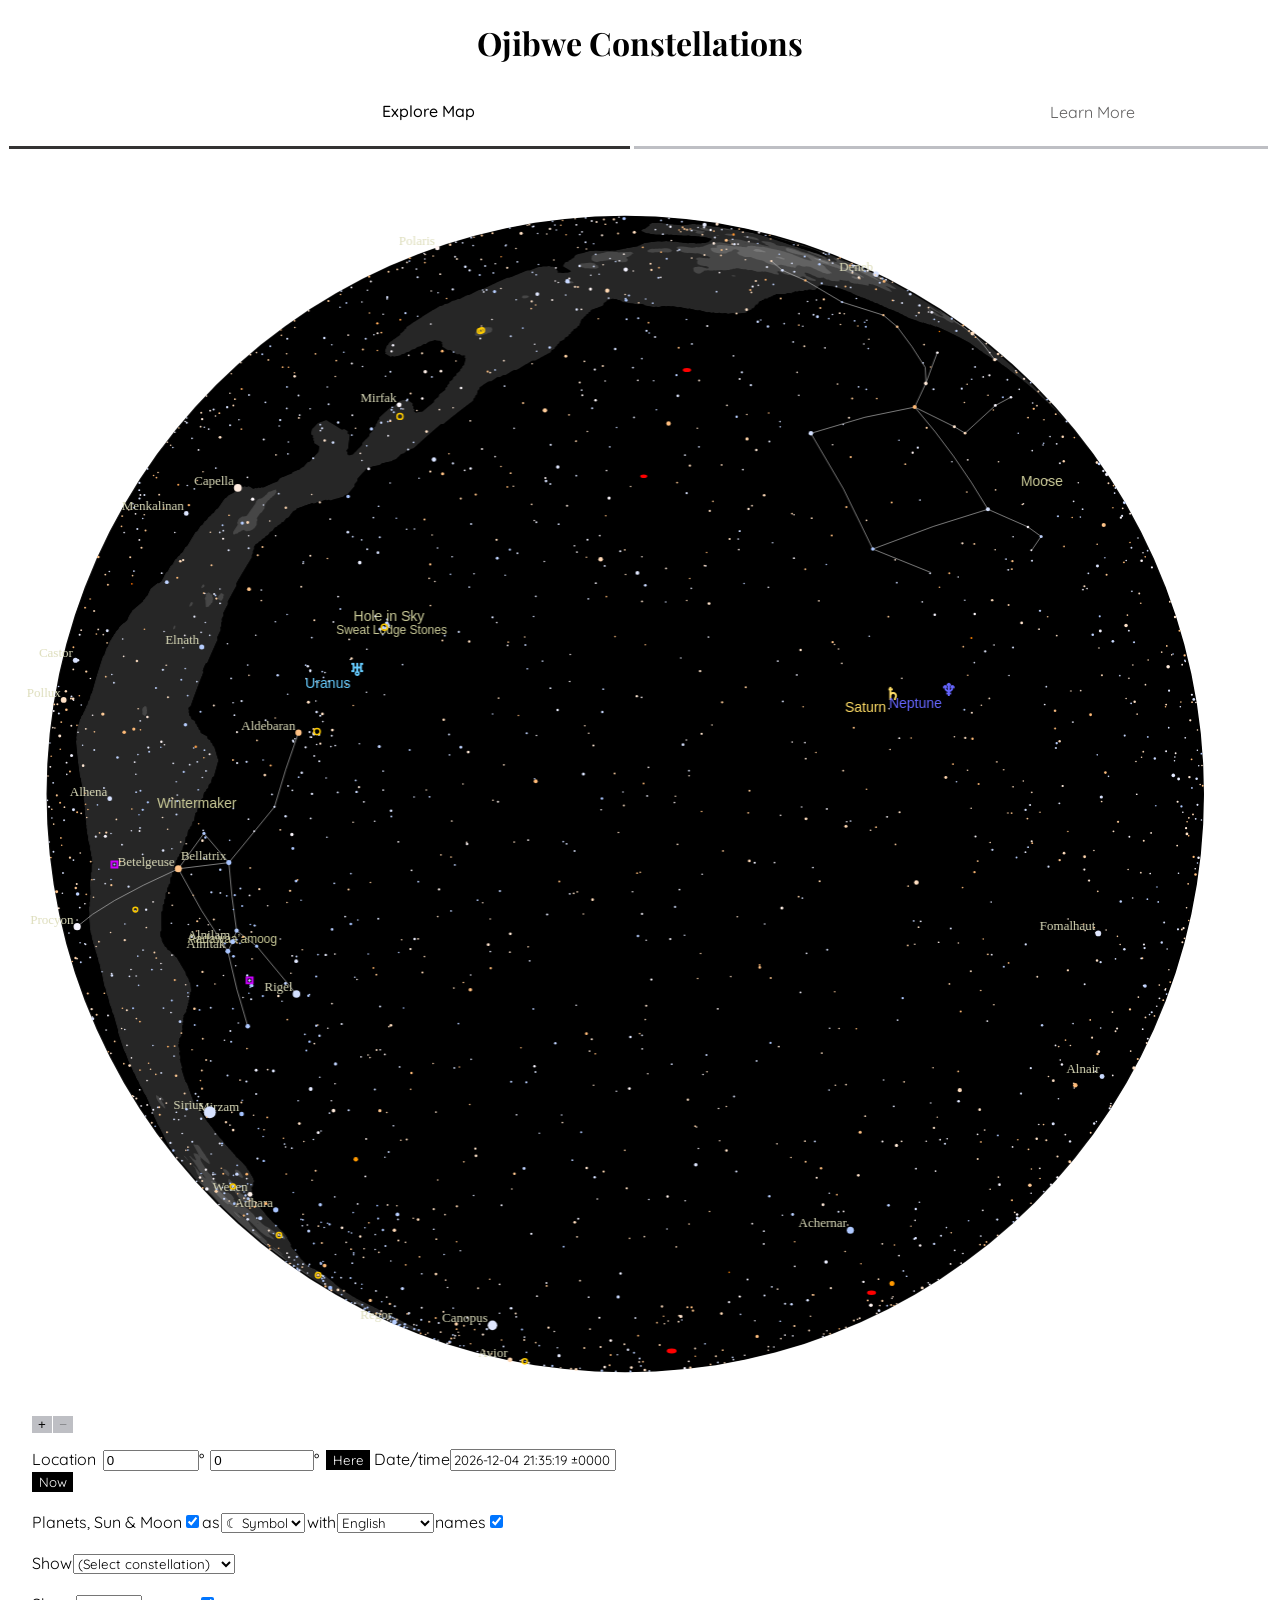
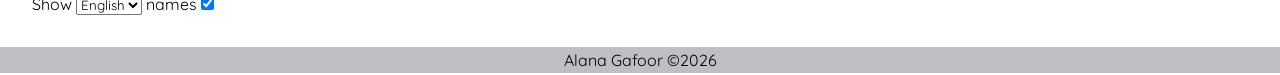
<file: index.html>
<!DOCTYPE html>
<html lang="en">
<head>
    <title>Ojibwe Constellations</title>
    <meta charset="utf-8" />
    <meta name="viewport" content="width=device-width, initial-scale=1.0" />
    <link rel="stylesheet" href="./pagestyles.css" />
    <script src="/indg/lib/d3.js"></script>
    <script src="/indg/lib/d3.geo.projection.js"></script>
    <script src="/indg/celestial.js"></script>
</head>

<body>
    <header>
        <h1>Ojibwe Constellations</h1>
        <nav>
            <ul>
                <li class="current"><a href="/index.html">Explore Map</a></li>
                <li><a href="/learnmore.html">Learn More</a></li>
        </nav>
        <hr id="firsthr">
        <hr id="secondhr">
    </header>

    <main>
        <!-- configuration options - NOT MY WORK!!!! I directly copy and pasted these options from the d3-celestial documentation and adjusted the settings I needed to change -->
        <div id="celestial-map"></div>
        <div id="celestial-form"></div>
        <script>
            var config = {
                width: 0,           // Default width, 0 = full parent element width; 
                // height is determined by projection
                projection: "orthographic",    // Map projection used: see below
                projectionRatio: null,   // Optional override for default projection ratio
                transform: "ecliptic", // Coordinate transformation: equatorial (default),
                // ecliptic, galactic, supergalactic
                center: null,       // Initial center coordinates in set transform
                // [longitude, latitude, orientation] all in degrees 
                // null = default center [0,0,0]
                orientationfixed: true,  // Keep orientation angle the same as center[2]
                geopos: null,       // optional initial geographic position [lat,lon] in degrees, 
                // overrides center
                follow: "zenith",   // on which coordinates to center the map, default: zenith, if location enabled, 
                // otherwise center
                zoomlevel: null,    // initial zoom level 0...zoomextend; 0|null = default, 1 = 100%, 0 < x <= zoomextend
                zoomextend: 10,     // maximum zoom level
                adaptable: true,    // Sizes are increased with higher zoom-levels
                interactive: true,  // Enable zooming and rotation with mousewheel and dragging
                form: true,         // Display form for interactive settings. Needs a div with
                // id="celestial-form", created automatically if not present
                location: true,    // Display location settings. Deprecated, use formFields below
                formFields: {
                    "location": false,  // Set visiblity for each group of fields with the respective id
                    "general": true,
                    "stars": false,
                    "dsos": false,
                    "constellations": true,
                    "lines": false,
                    "other": false,
                    "download": false
                },
                advanced: true,     // Display fewer form fields if false (change constellation language names)
                daterange: [],      // Calender date range; null: displaydate-+10; [n<100]: displaydate-+n; [yr]: yr-+10; 
                // [yr, n<100]: [yr-n, yr+n]; [yr0, yr1]  
                controls: true,     // Display zoom controls
                lang: "",           // Global language override for names, any name setting that has the chosen language available
                // Default: desig or empty string for designations, other languages as used anywhere else
                culture: "",        // Source of constellations and star names, default "iau", other: "cn" Traditional Chinese
                container: "celestial-map",   // ID of parent element, e.g. div, null = html-body
                datapath: "indg/data/", //default data 
                // Path/URL to data files, empty = subfolder 'data'
                stars: {
                    show: true,    // Show stars
                    limit: 6,      // Show only stars brighter than limit magnitude
                    colors: true,  // Show stars in spectral colors, if not use default color
                    style: { fill: "#ffffff", opacity: 1 }, // Default style for stars
                    designation: false, // Show star names (Bayer, Flamsteed, Variable star, Gliese or designation, 
                    // i.e. whichever of the previous applies first); may vary with culture setting
                    designationType: "iau",  // Which kind of name is displayed as designation (fieldname in starnames.json)
                    designationStyle: { fill: "#ddddbb", font: "11px 'Palatino Linotype', Georgia, Times, 'Times Roman', serif", align: "left", baseline: "top" },
                    designationLimit: 2,  // Show only names for stars brighter than nameLimit
                    propername: true,   // Show proper name (if present)
                    propernameType: "iau", // Languge for proper name, default IAU name; may vary with culture setting 
                    // (see list below of languages codes available for stars)
                    propernameStyle: { fill: "#ddddbb", font: "13px 'Palatino Linotype', Georgia, Times, 'Times Roman', serif", align: "right", baseline: "bottom" },
                    propernameLimit: 2,  // Show proper names for stars brighter than propernameLimit
                    size: 7,       // Maximum size (radius) of star circle in pixels
                    exponent: -0.28, // Scale exponent for star size, larger = more linear
                    data: 'stars.6.json' // Data source for stellar data, 
                    // number indicates limit magnitude
                },
                dsos: {
                    show: true,    // Show Deep Space Objects 
                    limit: 6,      // Show only DSOs brighter than limit magnitude
                    colors: true,  // // Show DSOs in symbol colors if true, use style setting below if false
                    style: { fill: "#cccccc", stroke: "#cccccc", width: 2, opacity: 1 }, // Default style for dsos
                    names: false,   // Show DSO names
                    namesType: "name",  // Type of DSO ('desig' or language) name shown
                    // (see list below for languages codes available for dsos)
                    nameStyle: {
                        fill: "#cccccc", font: "11px Helvetica, Arial, serif",
                        align: "left", baseline: "top"
                    }, // Style for DSO names
                    nameLimit: 6,  // Show only names for DSOs brighter than namelimit
                    size: null,    // Optional seperate scale size for DSOs, null = stars.size
                    exponent: 1.4, // Scale exponent for DSO size, larger = more non-linear
                    data: 'dsos.bright.json', // Data source for DSOs, 
                    // opt. number indicates limit magnitude
                    symbols: {  //DSO symbol styles, 'stroke'-parameter present = outline
                        gg: { shape: "circle", fill: "#ff0000" },          // Galaxy cluster
                        g: { shape: "ellipse", fill: "#ff0000" },         // Generic galaxy
                        s: { shape: "ellipse", fill: "#ff0000" },         // Spiral galaxy
                        s0: { shape: "ellipse", fill: "#ff0000" },         // Lenticular galaxy
                        sd: { shape: "ellipse", fill: "#ff0000" },         // Dwarf galaxy
                        e: { shape: "ellipse", fill: "#ff0000" },         // Elliptical galaxy
                        i: { shape: "ellipse", fill: "#ff0000" },         // Irregular galaxy
                        oc: {
                            shape: "circle", fill: "#ffcc00",
                            stroke: "#ffcc00", width: 1.5
                        },             // Open cluster
                        gc: { shape: "circle", fill: "#ff9900" },          // Globular cluster
                        en: { shape: "square", fill: "#ff00cc" },          // Emission nebula
                        bn: {
                            shape: "square", fill: "#ff00cc",
                            stroke: "#ff00cc", width: 2
                        },               // Generic bright nebula
                        sfr: {
                            shape: "square", fill: "#cc00ff",
                            stroke: "#cc00ff", width: 2
                        },               // Star forming region
                        rn: { shape: "square", fill: "#00ooff" },          // Reflection nebula
                        pn: { shape: "diamond", fill: "#00cccc" },         // Planetary nebula 
                        snr: { shape: "diamond", fill: "#ff00cc" },         // Supernova remnant
                        dn: {
                            shape: "square", fill: "#999999",
                            stroke: "#999999", width: 2
                        },               // Dark nebula grey
                        pos: {
                            shape: "marker", fill: "#cccccc",
                            stroke: "#cccccc", width: 1.5
                        }              // Generic marker
                    }
                },
                planets: {  //Show planet locations, if date-time is set
                    show: true,
                    // List of all objects to show
                    which: ["sol", "mer", "ven", "ter", "lun", "mar", "jup", "sat", "ura", "nep"],
                    // Font styles for planetary symbols
                    symbols: {  // Character and color for each symbol in 'which' above (simple circle: \u25cf), optional size override for Sun & Moon
                        "sol": { symbol: "\u2609", letter: "Su", fill: "#ffff00", size: "" },
                        "mer": { symbol: "\u263f", letter: "Me", fill: "#cccccc" },
                        "ven": { symbol: "\u2640", letter: "V", fill: "#eeeecc" },
                        "ter": { symbol: "\u2295", letter: "T", fill: "#00ccff" },
                        "lun": { symbol: "\u25cf", letter: "L", fill: "#ffffff", size: "" }, // overridden by generated crecent, except letter & size
                        "mar": { symbol: "\u2642", letter: "Ma", fill: "#ff6600" },
                        "cer": { symbol: "\u26b3", letter: "C", fill: "#cccccc" },
                        "ves": { symbol: "\u26b6", letter: "Ma", fill: "#cccccc" },
                        "jup": { symbol: "\u2643", letter: "J", fill: "#ffaa33" },
                        "sat": { symbol: "\u2644", letter: "Sa", fill: "#ffdd66" },
                        "ura": { symbol: "\u2645", letter: "U", fill: "#66ccff" },
                        "nep": { symbol: "\u2646", letter: "N", fill: "#6666ff" },
                        "plu": { symbol: "\u2647", letter: "P", fill: "#aaaaaa" },
                        "eri": { symbol: "\u26aa", letter: "E", fill: "#eeeeee" }
                    },
                    symbolStyle: {
                        fill: "#00ccff", font: "bold 17px 'Lucida Sans Unicode', Consolas, sans-serif",
                        align: "center", baseline: "middle"
                    },
                    symbolType: "symbol",  // Type of planet symbol: 'symbol' graphic planet sign, 'disk' filled circle scaled by magnitude
                    // 'letter': 1 or 2 letters S Me V L Ma J S U N     
                    names: true,          // Show name in nameType language next to symbol
                    nameStyle: { fill: "#00ccff", font: "14px 'Lucida Sans Unicode', Consolas, sans-serif", align: "right", baseline: "top" },
                    namesType: "en"     // Language of planet name (see list below of language codes available for planets), 
                    // or desig = 3-letter designation
                },
                constellations: {
                    names: true,      // Show constellation names 
                    namesType: "en", // Type of name Latin (iau, default), 3 letter designation (desig) or other language (see list below)
                    nameStyle: {
                        fill: "#cccc99", align: "center", baseline: "middle",
                        font: ["14px Helvetica, Arial, sans-serif",  // Style for constellations
                            "12px Helvetica, Arial, sans-serif",  // Different fonts for diff.
                            "11px Helvetica, Arial, sans-serif"]
                    },// ranked constellations
                    lines: true,   // Show constellation lines, style below
                    lineStyle: { stroke: "#cccccc", width: 1, opacity: 0.6 },
                    bounds: false, // Show constellation boundaries, style below
                    boundStyle: { stroke: "#cccc00", width: 0.5, opacity: 0.8, dash: [2, 4] }
                },
                mw: {
                    show: true,     // Show Milky Way as filled multi-polygon outlines 
                    style: { fill: "#ffffff", opacity: 0.15 }  // Style for MW layers
                },
                lines: {  // Display & styles for graticule & some planes
                    graticule: {
                        show: false, stroke: "#cccccc", width: 0.6, opacity: 0.8,
                        // grid values: "outline", "center", or [lat,...] specific position
                        lon: { pos: [""], fill: "#eee", font: "10px Helvetica, Arial, sans-serif" },
                        // grid values: "outline", "center", or [lon,...] specific position
                        lat: { pos: [""], fill: "#eee", font: "10px Helvetica, Arial, sans-serif" }
                    },
                    equatorial: { show: false, stroke: "#aaaaaa", width: 1.3, opacity: 0.7 },
                    ecliptic: { show: false, stroke: "#66cc66", width: 1.3, opacity: 0.7 },
                    galactic: { show: false, stroke: "#cc6666", width: 1.3, opacity: 0.7 },
                    supergalactic: { show: false, stroke: "#cc66cc", width: 1.3, opacity: 0.7 }
                },
                background: {        // Background style
                    fill: "#000000",   // Area fill
                    opacity: 1,
                    stroke: "#000000", // Outline
                    width: 1.5
                },
                horizon: {  //Show horizon marker, if location is set and map projection is all-sky
                    show: false,
                    stroke: "#cccccc", // Line
                    width: 1.0,
                    fill: "#000000",   // Area below horizon
                    opacity: 0.5
                },
                daylight: {  //Show day sky as a gradient, if location is set and map projection is hemispheric
                    show: false
                }
            };
            // Display map with the configuration above or any subset thereof
            Celestial.display(config);
        </script>
    </main>
    <footer>
        Alana Gafoor ©2026
    </footer>
</body>

</html>
</file>
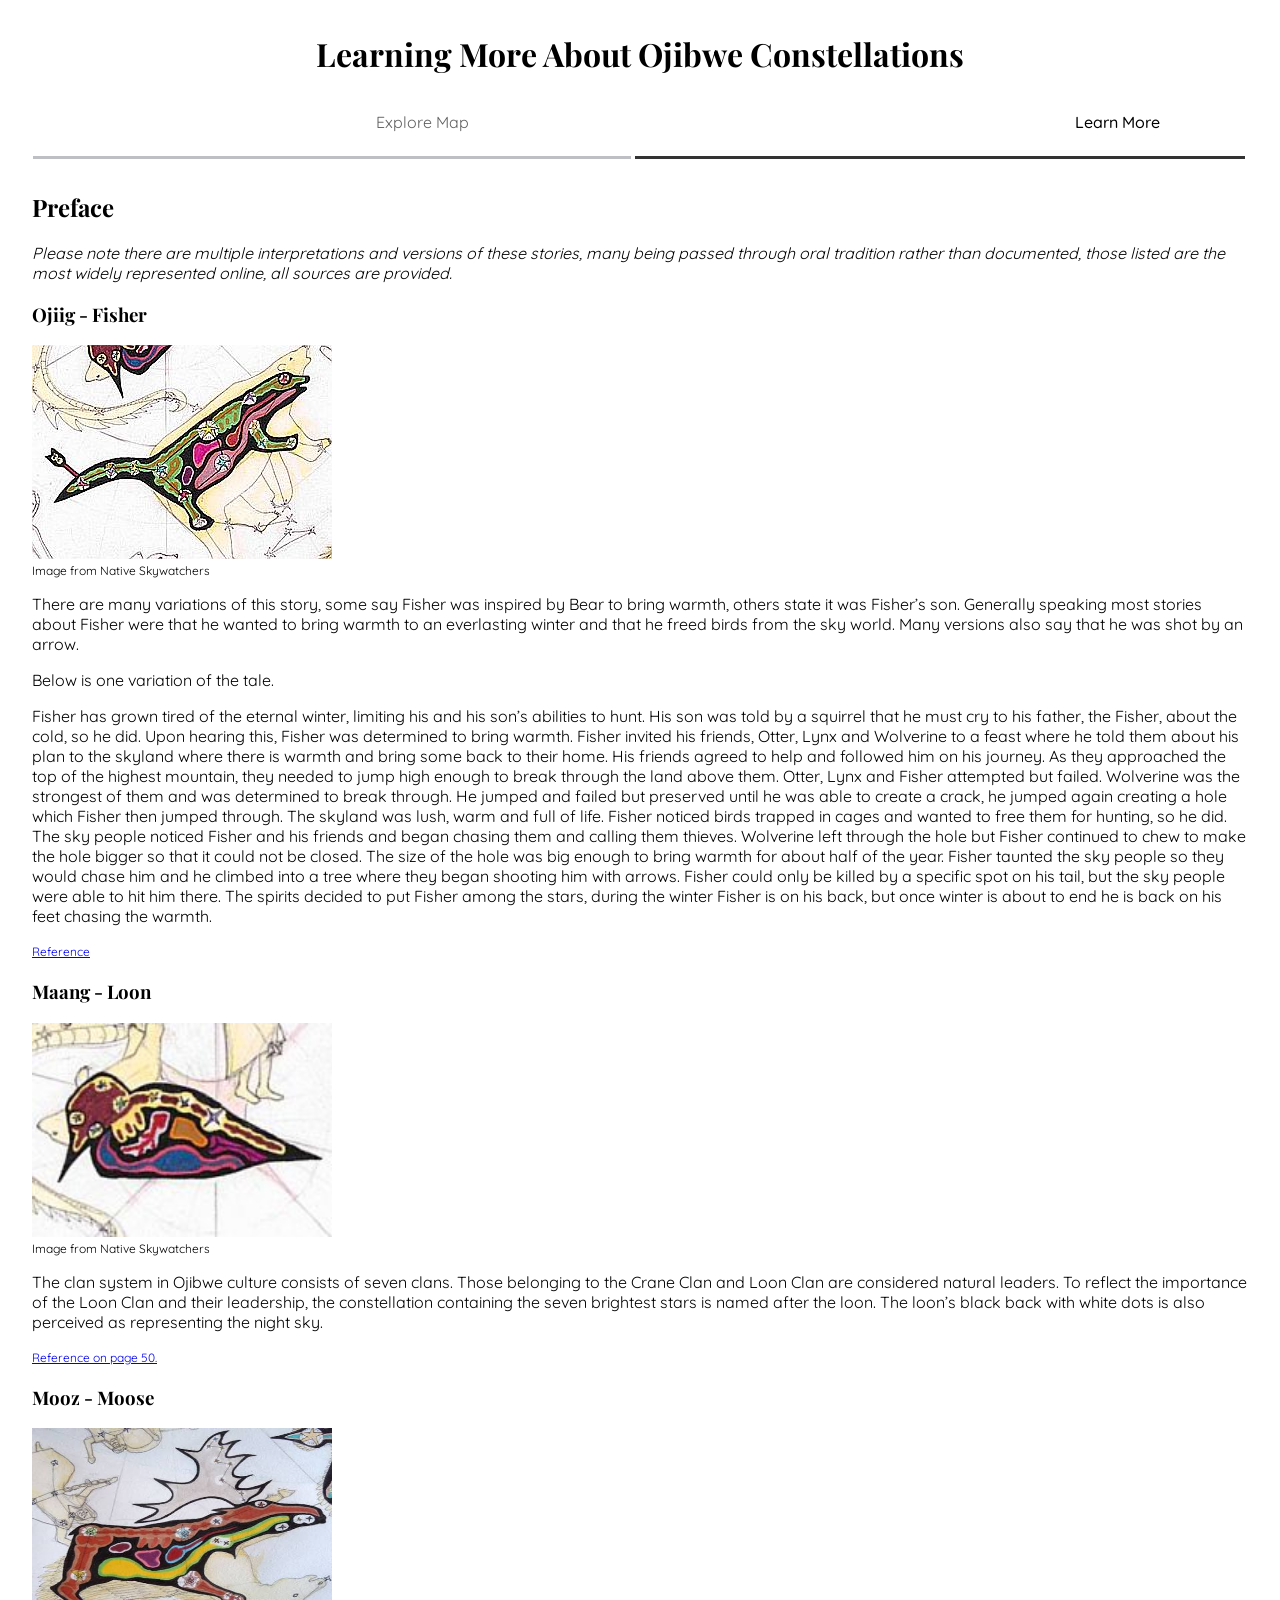
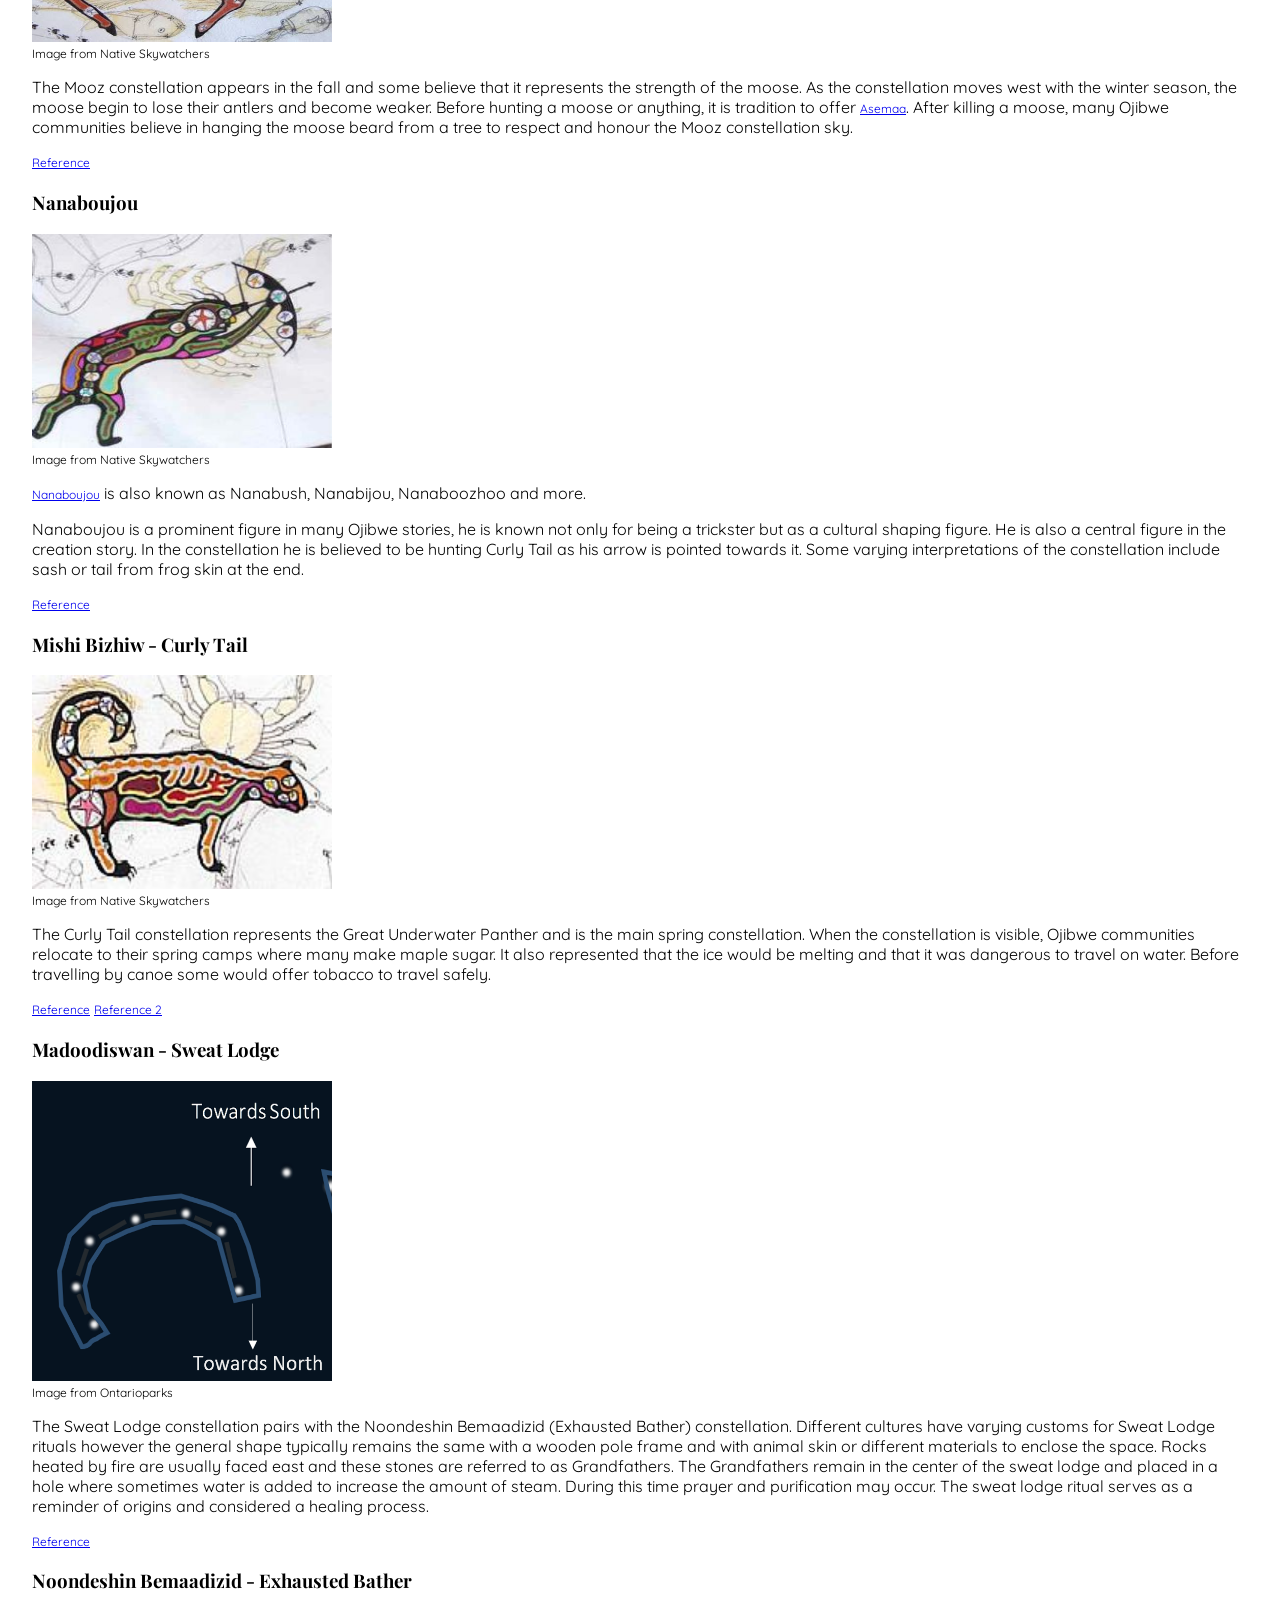
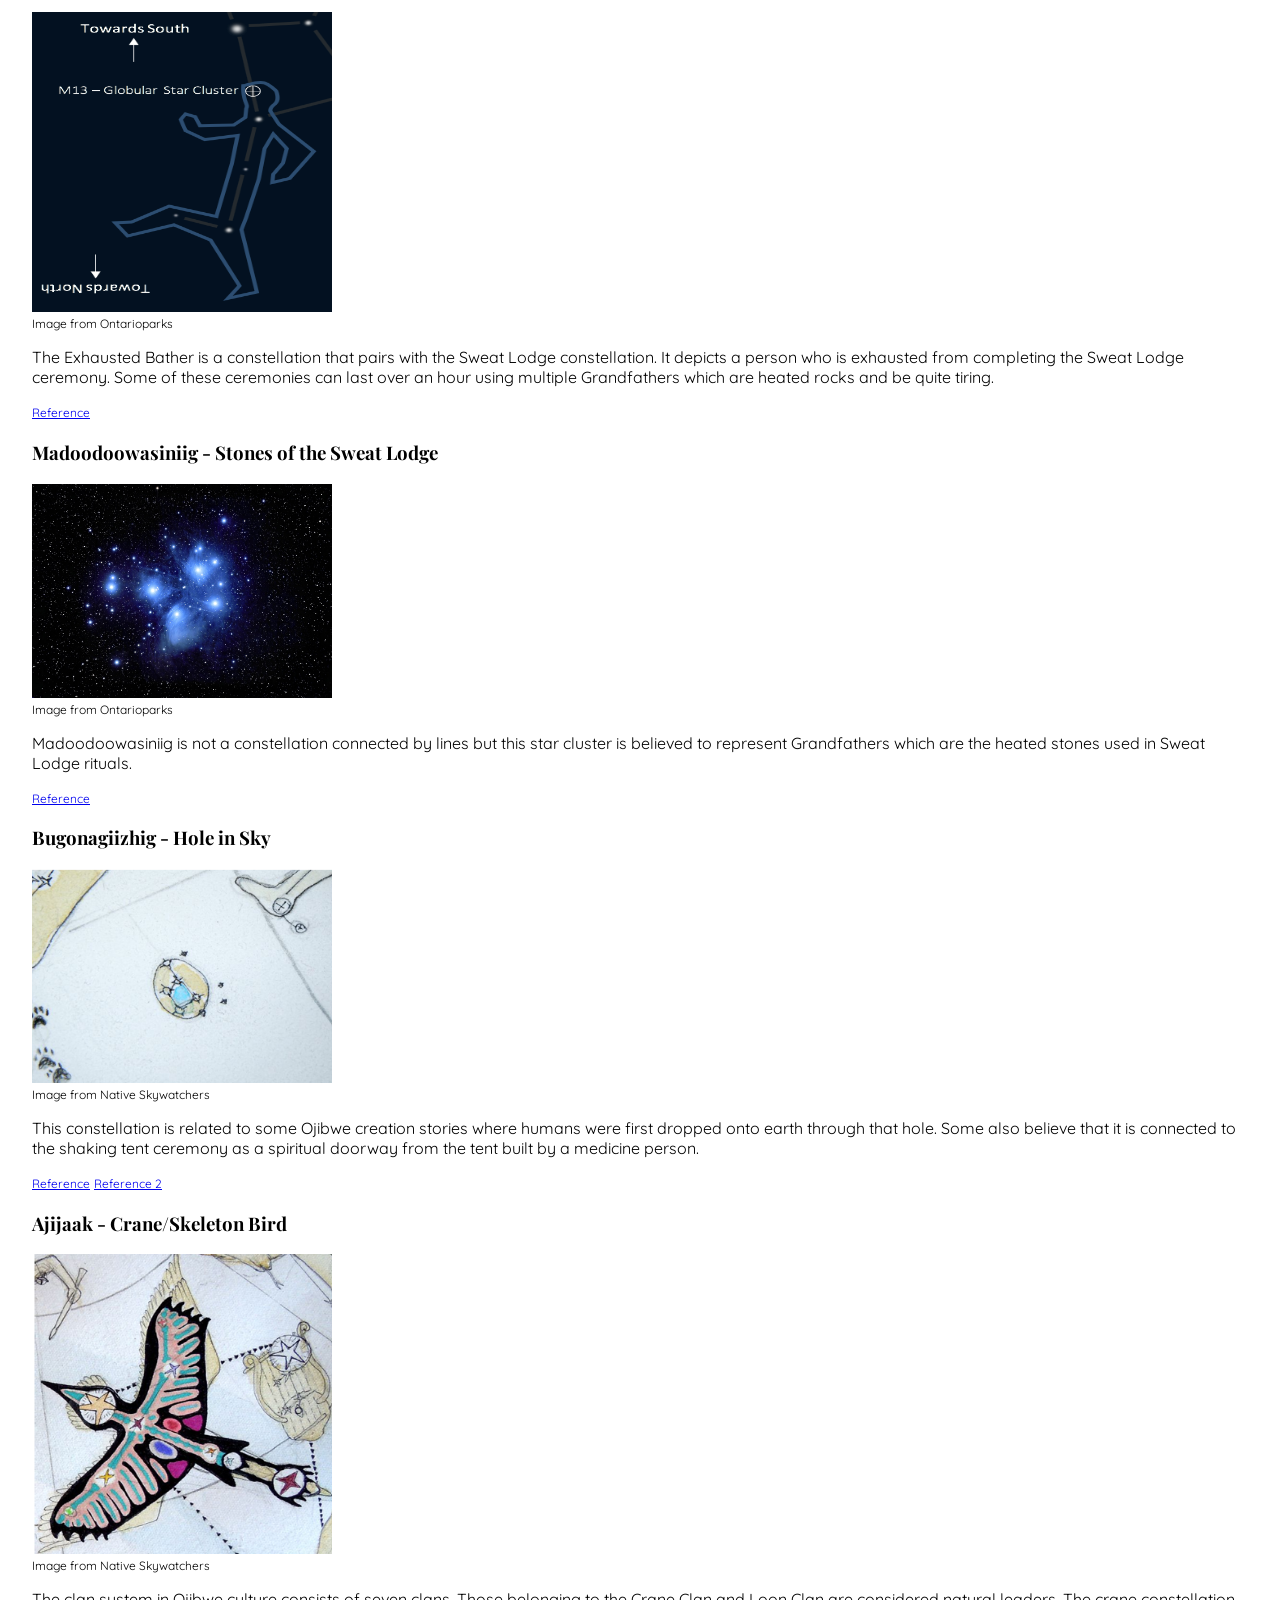
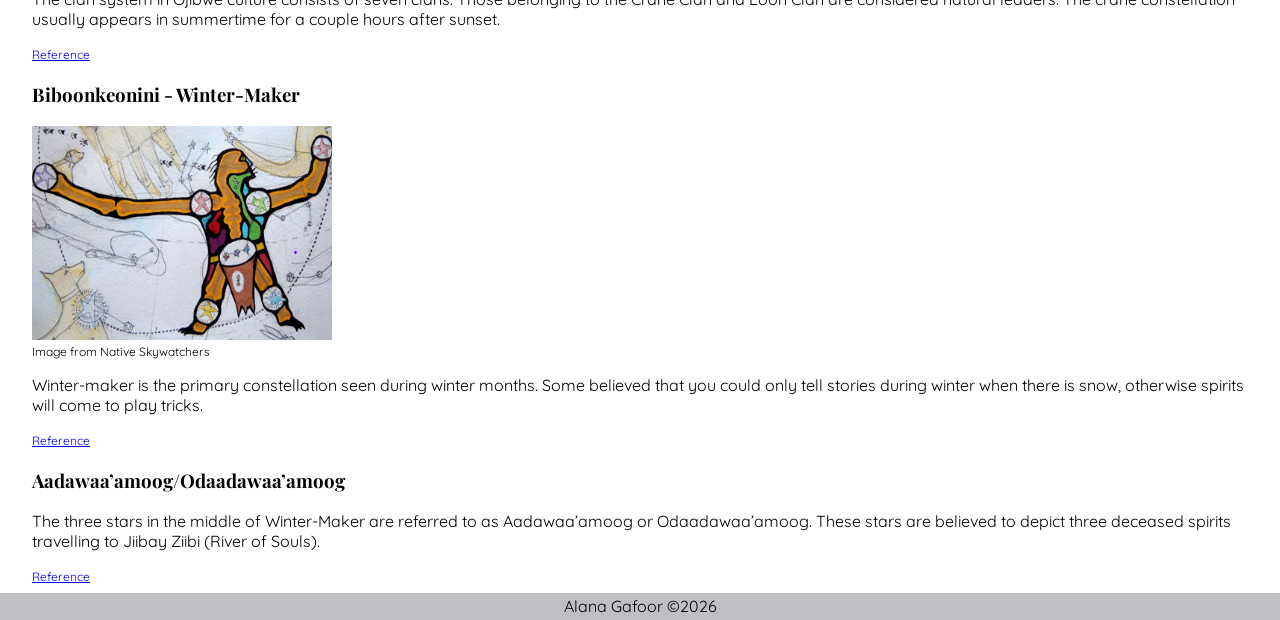
<file: learnmore.html>
<!DOCTYPE html>
<html lang="en">

<head>
    <title>Learn More</title>
    <meta charset="utf-8" />
    <meta name="viewport" content="width=device-width, initial-scale=1.0" />
    <link rel="stylesheet" href="learnmorestyle.css" />
</head>

<body>
    <header>
        <h1>Learning More About Ojibwe Constellations</h1>
        <nav>
            <ul>
                <li><a href="/index.html">Explore Map</a></li>
                <li class="current"><a href="/learnmore.html">Learn More</a></li>
        </nav>
        <hr id="firsthr">
        <hr id="secondhr">
    </header>
    <main>
        <section="Intro">
            </section>
            <section="constellations">
                <h2>Preface</h2>
                <p><em>Please note there are multiple interpretations and versions of these stories, many being
                        passed through oral tradition rather than documented, those listed are the most widely
                        represented online, all sources are provided. </em></p>

                <div>
                    <h3>Ojiig - Fisher</h3>
                    <img src="/indg/images/fisherconstellation.jpg" alt="Drawing of Fisher constellation" width="300"
                        height="214">
                    <iframe width="300" height="214" src="https://www.youtube.com/embed/cKSWA1DhTzU"
                        title="Carl Gawboy presents....Ojiig (Fisher)" frameborder="0"
                        allow="accelerometer; autoplay; clipboard-write; encrypted-media; gyroscope; picture-in-picture; web-share"
                        referrerpolicy="strict-origin-when-cross-origin" allowfullscreen></iframe>
                    <figcaption>Image from Native Skywatchers</figcaption>
                    <p>
                        There are many variations of this story, some say Fisher was inspired by Bear to bring
                        warmth, others state it was Fisher’s son. Generally speaking most stories about Fisher were
                        that he wanted to bring warmth to an everlasting winter and that he freed birds from the sky
                        world. Many versions also say that he was shot by an arrow.</p>
                    <p> Below is one variation of the tale.</p>
                    <p>

                        Fisher has grown tired of the eternal winter, limiting his and his son’s abilities to hunt.
                        His son was told by a squirrel that he must cry to his father, the Fisher, about the cold,
                        so he did. Upon hearing this, Fisher was determined to bring warmth. Fisher invited his
                        friends, Otter, Lynx and Wolverine to a feast where he told them about his plan to the
                        skyland where there is warmth and bring some back to their home. His friends agreed to help
                        and followed him on his journey. As they approached the top of the highest mountain, they
                        needed to jump high enough to break through the land above them. Otter, Lynx and Fisher
                        attempted but failed. Wolverine was the strongest of them and was determined to break
                        through. He jumped and failed but preserved until he was able to create a crack, he jumped
                        again creating a hole which Fisher then jumped through. The skyland was lush, warm and full
                        of life. Fisher noticed birds trapped in cages and wanted to free them for hunting, so he
                        did. The sky people noticed Fisher and his friends and began chasing them and calling them
                        thieves. Wolverine left through the hole but Fisher continued to chew to make the hole
                        bigger so that it could not be closed. The size of the hole was big enough to bring warmth
                        for about half of the year. Fisher taunted the sky people so they would chase him and he
                        climbed into a tree where they began shooting him with arrows. Fisher could only be killed
                        by a specific spot on his tail, but the sky people were able to hit him there. The spirits
                        decided to put Fisher among the stars, during the winter Fisher is on his back, but once
                        winter is about to end he is back on his feet chasing the warmth.
                    </p>
                    <a
                        href="http://www.ojibwe-dakota-in-mn.com/uploads/5/2/5/8/52587125/how_fisher_went_to_the_skyland.pdf">Reference</a>

                </div>
                <div>
                    <h3>Maang - Loon</h3>
                    <img src="/indg/images/loonconstellation.jpg" width="300" height="214">
                    <!-- From Youtube embed tool -->
                    <iframe width="300" height="214" src="https://www.youtube.com/embed/f-AJEGQpEuE?si=iW_ujelnNY3Q6lHO"
                        title="YouTube video player" frameborder="0"
                        allow="accelerometer; autoplay; clipboard-write; encrypted-media; gyroscope; picture-in-picture; web-share"
                        referrerpolicy="strict-origin-when-cross-origin" allowfullscreen></iframe>
                    <figcaption>Image from Native Skywatchers</figcaption>

                    <p>The clan system in Ojibwe culture consists of seven clans. Those belonging to the Crane Clan
                        and
                        Loon Clan are considered natural leaders. To reflect the importance of the Loon Clan and
                        their
                        leadership, the constellation containing the seven brightest stars is named after the loon.
                        The
                        loon’s black back with white dots is also perceived as representing the night sky. </p>
                    <a
                        href="https://www.researchgate.net/publication/343759619_Ojibwe_Giizhiig_Anung_Masinaaigan_and_DLakota_Makoce_Wicanhpi_Wowapi_Revitalization_of_Native_American_Star_Knowledge_A_Community_Effort">
                        Reference on page 50.</a>
                    
                </div>
                <div>
                    <h3>Mooz - Moose</h3>
                    <img src="/indg/images/mooseconstellation.jpg" width="300" height="214">
                    <!-- From Youtube embed tool -->
                    <iframe width="300" height="214" src="https://www.youtube.com/embed/9Mwb2RQq-S4"
                        title="Talking Sky: The Great Moose" frameborder="0"
                        allow="accelerometer; autoplay; clipboard-write; encrypted-media; gyroscope; picture-in-picture; web-share"
                        referrerpolicy="strict-origin-when-cross-origin" allowfullscreen></iframe>
                    <figcaption>Image from Native Skywatchers</figcaption>
                    <p>The Mooz constellation appears in the fall and some believe that it represents the strength
                        of the moose. As the constellation moves west with the winter season, the moose begin to
                        lose
                        their antlers and become weaker. Before hunting a moose or anything, it is tradition to
                        offer
                        <a href="https://edgeofthebush.ca/asemaa-ntam-tobacco-first-protocol/">Asemaa</a>. After
                        killing a moose, many Ojibwe communities believe in hanging the moose beard from a tree to
                        respect and honour
                        the Mooz constellation
                        sky.
                    </p>
                    <a
                        href="https://www.zhaawanart.com/post/star-stories-part-10-the-moose-on-earth-and-in-the-sky">Reference</a>
                </div>
                <div>
                    <h3>Nanaboujou</h3>
                    <img src="/indg/images/nanaboujouconstellation.jpg" width="300" height="214">
                    <iframe width="300" height="214" src="https://www.youtube.com/embed/z-z7C9Fzelg"
                        title="Talking Sky: Nanaboujou" frameborder="0"
                        allow="accelerometer; autoplay; clipboard-write; encrypted-media; gyroscope; picture-in-picture; web-share"
                        referrerpolicy="strict-origin-when-cross-origin" allowfullscreen></iframe>
                    <figcaption>Image from Native Skywatchers</figcaption>

                    <p><a
                            href="https://www.ebsco.com/research-starters/religion-and-philosophy/nanabozho">Nanaboujou</a>
                        is also known as Nanabush, Nanabijou, Nanaboozhoo and more.
                    </p>
                    <p>
                        Nanaboujou is a prominent figure in many Ojibwe stories, he is known not only for being a
                        trickster but as a cultural shaping figure. He is also a central figure in the creation
                        story. In the constellation he is believed to be hunting Curly Tail as his arrow is pointed
                        towards it. Some varying interpretations of the constellation include sash or tail from frog
                        skin at the end.
                    </p>
                    <a href="https://greatlakes.guide/ideas/ojibwe-astronomy">Reference</a>
                </div>
                <div>
                    <h3>Mishi Bizhiw - Curly Tail</h3>
                    <img src="/indg/images/curlytailconstellation.jpg" width="300" height="214">
                    <figcaption>Image from Native Skywatchers</figcaption>

                    <p>The Curly Tail constellation represents the Great Underwater Panther and is the main spring
                        constellation. When the constellation is visible, Ojibwe communities relocate to their
                        spring camps where many make maple sugar. It also represented that the ice would be melting
                        and that it was dangerous to travel on water. Before travelling by canoe some would offer
                        tobacco to travel safely.
                    </p>
                    <a href="https://nikkirajala.com/2020/09/03/the-night-sky-from-an-ojibwe-perspective/">Reference</a>
                    <a href="https://greatlakes.guide/ideas/ojibwe-astronomy">Reference 2</a>
                </div>
                <div>
                    <h3>Madoodiswan - Sweat Lodge</h3>
                    <img src="/indg/images/sweatlodgeconstellation.png" width="300" height="300">
                    <figcaption>Image from Ontarioparks</figcaption>
                    <p> The Sweat Lodge constellation pairs with the Noondeshin Bemaadizid (Exhausted Bather)
                        constellation. Different cultures
                        have varying customs for Sweat Lodge rituals however the general shape typically remains the
                        same with a wooden pole frame and with animal skin or different materials to enclose the
                        space.
                        Rocks heated by fire are usually faced east and these stones are referred to as
                        Grandfathers.
                        The Grandfathers remain in the center of the sweat lodge and placed in a hole where
                        sometimes
                        water is added to increase the amount of steam. During this time prayer and purification may
                        occur. The sweat lodge ritual serves as a reminder of origins and considered a healing
                        process.
                    </p>
                    <a
                        href="https://blog.ontarioparks.ca/featured-constellations-madoodiswan-noondeshin-bemaadizid-madoodoowasiniig/">Reference</a>
                </div>
                <div>
                    <h3>Noondeshin Bemaadizid - Exhausted Bather</h3>
                    <img src="/indg/images/exhaustedbatherconstellation.png" width="300" height="300">
                    <figcaption>Image from Ontarioparks</figcaption>

                    <p>The Exhausted Bather is a constellation that pairs with the Sweat Lodge constellation. It
                        depicts a person who is exhausted from completing the Sweat Lodge ceremony. Some of these
                        ceremonies can last over an hour using multiple Grandfathers which are heated rocks and be
                        quite tiring.
                    </p>
                    <a
                        href="https://blog.ontarioparks.ca/featured-constellations-madoodiswan-noondeshin-bemaadizid-madoodoowasiniig/">Reference</a>
                </div>

                <div>
                    <h3>Madoodoowasiniig - Stones of the Sweat Lodge</h3>
                    <img src="/indg/images/grandfathers.jpg" width="300" height="214">
                    <figcaption>Image from Ontarioparks</figcaption>

                    <p>Madoodoowasiniig is not a constellation connected by lines but this star cluster is believed
                        to represent
                        Grandfathers which are the heated stones used in Sweat Lodge rituals.
                    </p>
                    <a
                        href="https://blog.ontarioparks.ca/featured-constellations-madoodiswan-noondeshin-bemaadizid-madoodoowasiniig/">Reference</a>
                </div>
                <div>
                    <h3>Bugonagiizhig - Hole in Sky</h3>
                    <img src="/indg/images/holeinsky.png" width="300" height="214">
                    <figcaption>Image from Native Skywatchers</figcaption>

                    <p>This constellation is related to some Ojibwe creation stories where humans were first dropped
                        onto earth through that hole. Some also believe that it is connected to the shaking tent
                        ceremony as a spiritual doorway from the tent built by a medicine person.
                    </p>
                    <a
                        href="https://www.mplsart.com/written/2018/02/a-mothership-connection-past-futures-of-resurrection-and-absence">
                        Reference</a>
                    <a
                        href="https://nativeskywatchers.com/articles/ASP_Ojibwevol473_8_22_13.pdf?1444913164=&response-content-disposition=inline;+filename=Students_Conceptions_about_the_Nature_of.pdf&Expires=1592609380&Signature=fzUzenTq5564CPA8JZkLnFBylh1hnhJ6zvMKpmvYnhDbp0fMO9pYFjD9Mo5LH2oGJE4GvVGdSTrlrpNHHx7LnkFheh9UFnBuisProO3TQVnmmb6e05zNvlHv-QT0zFK-2AHtzFbaY1Rq7dv5I3GUtWYT~c4LnJNFGrbbJB2D3PQRxtu5x5doolGV9v8Lzk0T8TZ5jRtz7W0~7rYNDLNjqQD~iJMBShoUECz8n9Nrgo5QIPfbQsegLGmR18OyFOPIi2bNMCVq9AMmvsPs9pgVu1Dh5~7gbXqGyrCDUOgB5heBUJvXPSlozc~rBp~L67wUwAnezLX7pwovzi0U979l3w__&Key-Pair-Id=APKAJLOHF5GGSLRBV4ZA">
                        Reference 2</a>
                </div>
                <div>
                    <h3>Ajijaak - Crane/Skeleton Bird</h3>
                    <img src="/indg/images/crane.png" width="300" height="300">
                    <figcaption>Image from Native Skywatchers</figcaption>


                    <p>The clan system in Ojibwe culture consists of seven clans. Those belonging to the Crane Clan
                        and Loon Clan are considered natural leaders. The crane constellation usually appears in
                        summertime for a couple hours after sunset.
                    </p>
                    <a
                        href="https://nativeskywatchers.com/articles/ASP_Ojibwevol473_8_22_13.pdf?1444913164=&response-content-disposition=inline;+filename=Students_Conceptions_about_the_Nature_of.pdf&Expires=1592609380&Signature=fzUzenTq5564CPA8JZkLnFBylh1hnhJ6zvMKpmvYnhDbp0fMO9pYFjD9Mo5LH2oGJE4GvVGdSTrlrpNHHx7LnkFheh9UFnBuisProO3TQVnmmb6e05zNvlHv-QT0zFK-2AHtzFbaY1Rq7dv5I3GUtWYT~c4LnJNFGrbbJB2D3PQRxtu5x5doolGV9v8Lzk0T8TZ5jRtz7W0~7rYNDLNjqQD~iJMBShoUECz8n9Nrgo5QIPfbQsegLGmR18OyFOPIi2bNMCVq9AMmvsPs9pgVu1Dh5~7gbXqGyrCDUOgB5heBUJvXPSlozc~rBp~L67wUwAnezLX7pwovzi0U979l3w__&Key-Pair-Id=APKAJLOHF5GGSLRBV4ZA">
                        Reference </a>
                </div>
                <div>
                    <h3>Biboonkeonini - Winter-Maker</h3>
                    <img src="/indg/images/wintermaker.png" width="300" height="214">
                    <iframe width="300" height="214" src="https://www.youtube.com/embed/FFmsVxc45e0"
                        title="Biboonkeonini: The Wintermaker" frameborder="0"
                        allow="accelerometer; autoplay; clipboard-write; encrypted-media; gyroscope; picture-in-picture; web-share"
                        referrerpolicy="strict-origin-when-cross-origin" allowfullscreen></iframe>
                    <figcaption>Image from Native Skywatchers</figcaption>

                    <p>Winter-maker is the primary constellation seen during winter months. Some believed that you
                        could only tell stories during winter when there is snow,
                        otherwise spirits will come to play tricks.
                    </p>
                    <a href="https://greatlakes.guide/ideas/ojibwe-astronomy">Reference</a>
                </div>
                <div>
                    <h3>Aadawaa’amoog/Odaadawaa’amoog</h3>
                    <p>The three stars in the middle of Winter-Maker are referred to as Aadawaa’amoog or
                        Odaadawaa’amoog. These stars are believed to depict three deceased spirits travelling to
                        Jiibay Ziibi (River of Souls).
                    </p>
                    <a href="https://antrocom.net/wp/wp-content/uploads/2024/05/busatta-sandra-flight-owl-wabeno-windigo-wendigokan-anishinabe.pdf 
">Reference</a>
                </div>
                </section>
    </main>
    <footer>
        Alana Gafoor ©2026
    </footer>
</body>

</html>
</file>
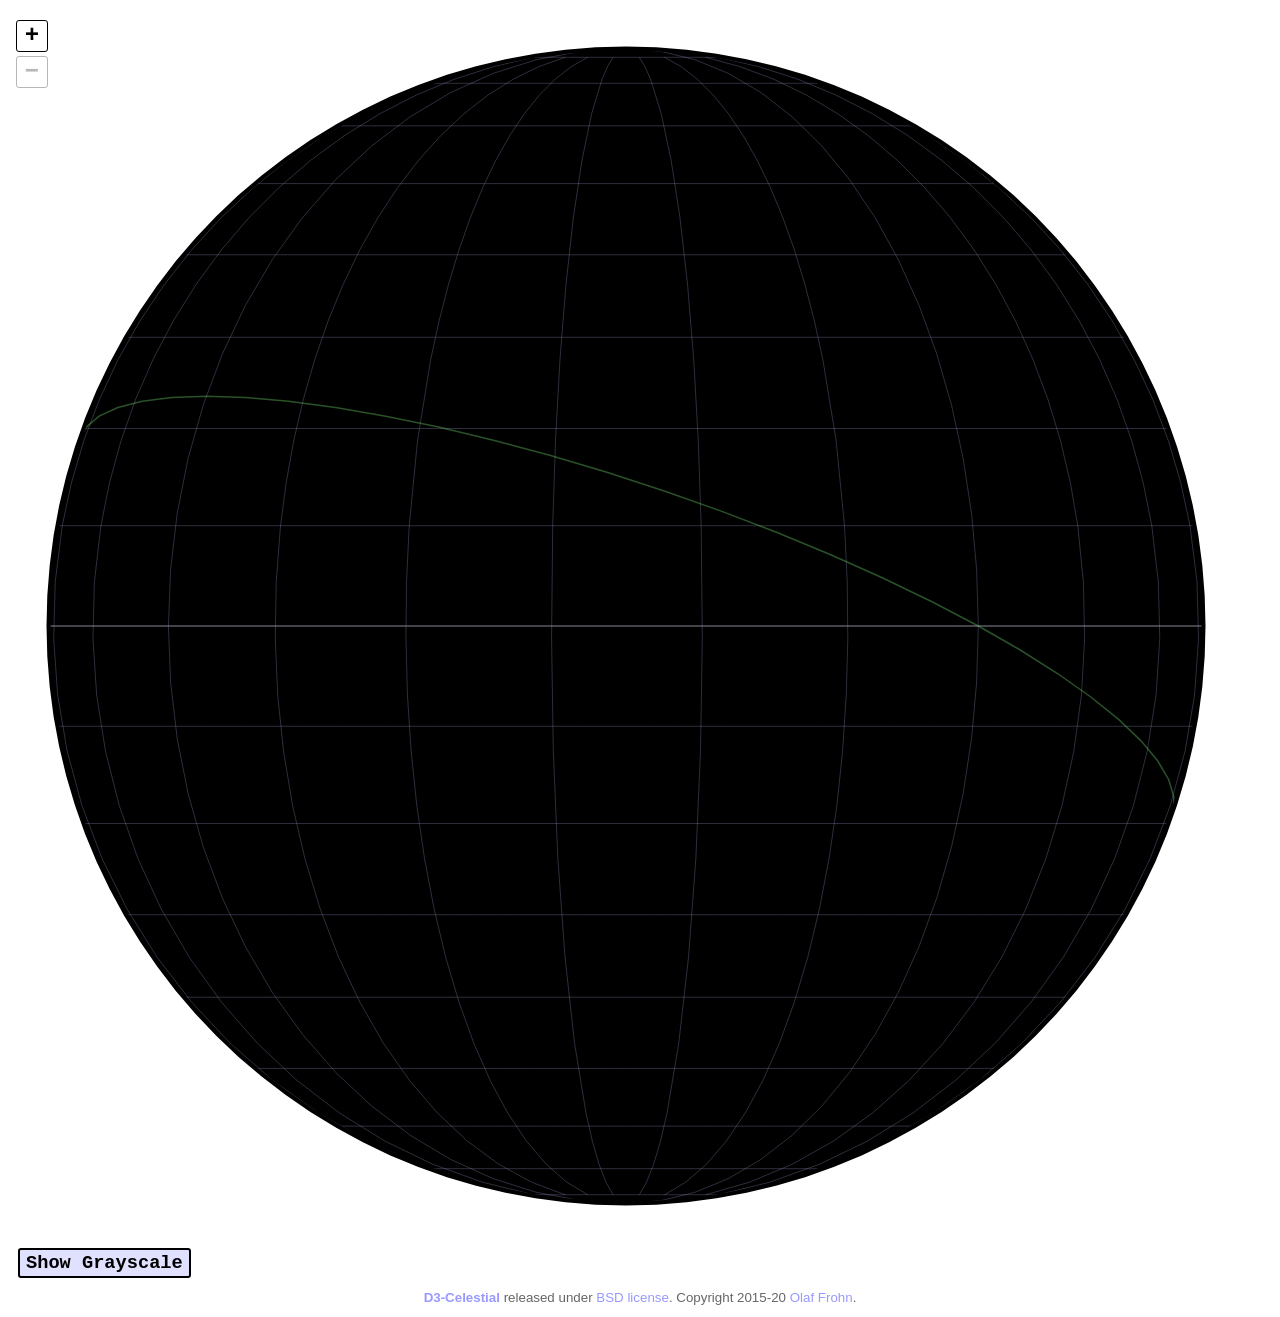
<file: indg/demo/altstars.html>
<!DOCTYPE html>
<html lang="en">
<head>
  <meta charset="utf-8">
  <title>D3-Celestial Alternative Stars</title>
  <script type="text/javascript" src="../lib/d3.min.js"></script>
  <script type="text/javascript" src="../lib/d3.geo.projection.min.js"></script>
  <script type="text/javascript" src="../celestial.js"></script>
  <link rel="stylesheet" href="../celestial.css">
  <style type="text/css">
  .btn { display: inline-block; font: bold 14pt "Lucida Console", Consolas, monospace; margin: 0 6px; padding: 2px 6px; border: 2px solid #000; border-radius: 3px; background: rgba(204, 204, 255, 0.6); cursor: pointer }
</style>

</head>
<body>
  <div style="overflow:hidden;margin:0 auto;"><div id="celestial-map"></div></div>
  <div id="celestial-form"></div>

  <div class="btn" id="btnColor">Show Grayscale</div>
  <script type="text/javascript">

// Some prettifying styles
var config = {
  projection: "orthographic",
  //interactive: false,
  background: { fill: "#000000", stroke: "#000000", opacity: 1, width: 4 },
  datapath: "https://ofrohn.github.io/data/",
  stars: { show: false },
  dsos: { show: false },
  mw: { style: { fill: "#ffffff", opacity: "0.05" } },
  constellations: { names: false, lines: false },
  lines: { 
    graticule: { show: true, stroke:"#9999cc", width: 1.0, opacity:.3 },
    equatorial: { show: true, stroke:"#aaaaaa", width: 1.5, opacity:.4 },  
    ecliptic: { show: true, stroke:"#66cc66", width: 1.5, opacity:.4 }  
  }
};

var planets = {sol: "#ff0", lun:"#fff", mer:"#e2e2e2", ven:"#f5f5f0", mar:"#efd1af", jup:"#e6e1df", sat:"#eddebc"};

// Asterisms canvas style properties for lines and text
var limitMagnitude = 6,
    radius = 1.2,
    grayscale = false,
    starColor = d3.scale.linear()
     .domain([-1.5, 0, limitMagnitude+1])
     .range(['white', 'white', 'black']),
     dt = new Date();  


Celestial.add({
  type:"json",
  file:"https://ofrohn.github.io/data/stars." + limitMagnitude + ".json",

  callback: function(error, json) {

    if (error) return console.warn(error);
    // Load the geoJSON file and transform to correct coordinate system, if necessary
    var stars = Celestial.getData(json, config.transform);

    // Add to celestiasl objects container in d3
    Celestial.container.selectAll(".astars")
       .data(stars.features)
       .enter().append("path")
       .attr("class", "astar");    
    // Trigger redraw to display changes
    Celestial.redraw();
  },

  redraw: function() {
    Celestial.context.globalAlpha = 1;
    // Default color for grayscale
    var indexColor = "#fff", 
        planet;
    
    // Select the added objects by class name as given previously
    Celestial.container.selectAll(".astar").each(function(d) {
      // If point is visible (this doesn't work automatically for points)
      if (Celestial.clip(d.geometry.coordinates)) {
        // get point coordinates
        var pt = Celestial.mapProjection(d.geometry.coordinates);

        // draw on canvas
        // if not grayscale get the stars color from its b-v index
        if (grayscale === false) indexColor = Celestial.starColor(d); 
        // Set color range to the stars color 
        starColor.range([indexColor, indexColor, 'black']);
        // Set object color
        Celestial.context.fillStyle = starColor(d.properties.mag);
        // Start the drawing path
        Celestial.context.beginPath();
        // Thats a circle in html5 canvas
        Celestial.context.arc(pt[0], pt[1], radius, 0, 2 * Math.PI);
        // Finish the drawing path
        Celestial.context.closePath();
        // Fill the object path with the prevoiusly set fill color
        Celestial.context.fill();

      }
      
    });
    if (!Celestial.origin) return;
    var o = Celestial.origin(dt).spherical();
    for (var key in planets) {
      var planet = Celestial.getPlanet(key, dt);
      if (!Celestial.clip(planet.ephemeris.pos)) continue;
      var pt = Celestial.mapProjection(planet.ephemeris.pos);
      if (key === "lun") {
        Celestial.symbol().type("crescent").size(110).age(planet.ephemeris.age).position(pt)(Celestial.context);
      } else {
        if (key === "sol") radius = 2;
        else radius = 1.2 - (planet.ephemeris.mag + 5) / 10;
        Celestial.context.fillStyle = (grayscale === false) ? planets[key] : "#eee";
        // Start the drawing path
        Celestial.context.beginPath();
        // draw circle on canvas
        Celestial.context.arc(pt[0], pt[1], radius*2, 0, 2 * Math.PI);
        // Finish the drawing path
        Celestial.context.closePath();
        // Fill the object path with the prevoiusly set fill color
        Celestial.context.fill();
      }
    }
  }
});

d3.select("#btnColor").on("click", function(d) {
  grayscale = !grayscale;
  this.innerHTML =  grayscale === true ? "Show Colors" : "Show Grayscale";
  Celestial.redraw();
});

Celestial.display(config);
Celestial.date(dt);
  </script>

  <footer id="d3-celestial-footer">
    <p><a href="https://github.com/ofrohn/d3-celestial"><b>D3-Celestial</b></a> released under <a href="http://opensource.org/licenses/BSD-3-Clause">BSD license</a>. Copyright 2015-20 <a href="http://armchairastronautics.blogspot.com/" rel="author">Olaf Frohn</a>.</p>
  </footer>
<script>(function(i,s,o,g,r,a,m){i['GoogleAnalyticsObject']=r;i[r]=i[r]||function(){(i[r].q=i[r].q||[]).push(arguments)},i[r].l=1*new Date();a=s.createElement(o),m=s.getElementsByTagName(o)[0];a.async=1;a.src=g;m.parentNode.insertBefore(a,m)})(window,document,'script','https://www.google-analytics.com/analytics.js','ga');ga('create', 'UA-105720254-1', 'auto');ga('send', 'pageview');</script>
</body>
</html>
</file>
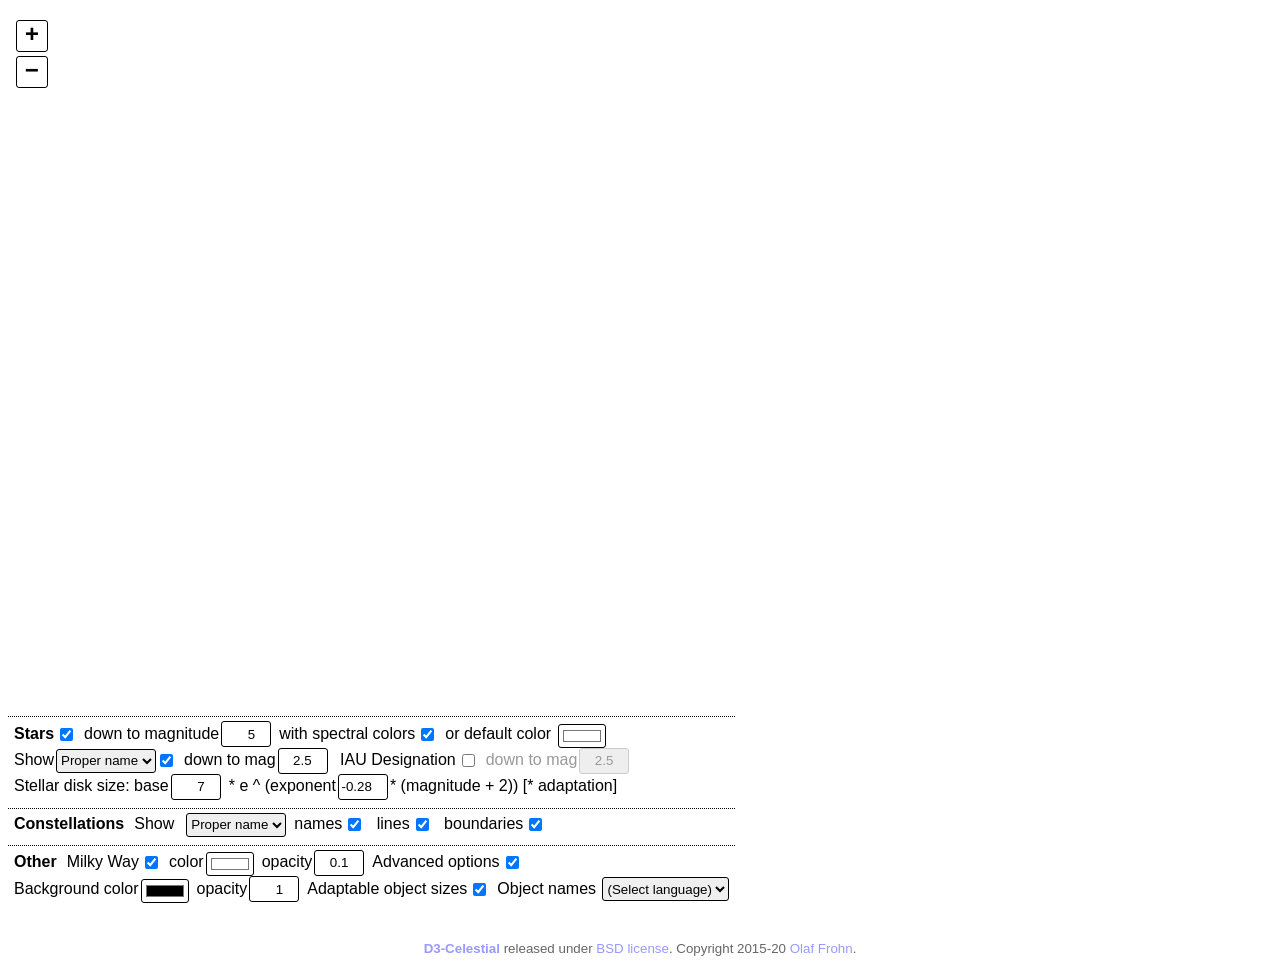
<file: indg/demo/chinese.html>
<!DOCTYPE html>
<html lang="en">
<head>
  <meta charset="utf-8">
  <title>D3-Celestial Traditional Chinese Constellations</title>
  <script type="text/javascript" src="../lib/d3.min.js"></script>
  <script type="text/javascript" src="../lib/d3.geo.projection.min.js"></script>
  <script type="text/javascript" src="../celestial.min.js"></script>
  <link rel="stylesheet" href="../celestial.css">
</head>
<body>
  <div style="overflow:hidden;"><div id="celestial-map"></div></div>
  <div id="celestial-form"></div>

  <script type="text/javascript">

var config = { 
  width:700,
  projection: "airy", 
  center: [-120, 31],
  form: true,
  background: { fill: "#333", stroke: "#b3b300", opacity: 1, width: 4 },
  formFields: {"location": false, "general": false, "stars": true, "dsos": false, "constellations": true, "lines": false, "other": true},  
  culture: "cn",
  container: "celestial-map", 
  datapath: "https://ofrohn.github.io/data/",
  constellations: {
    show: true,    //Show constellations 
    names: true,   //Show constellation names 
    namesType: "cn",
    nameStyle: { fill: ["#fec", "#f6c", "#fec"], opacity:0.9, font: ["bold 14px 'Lucida Sans Unicode', Trebuchet, Helvetica, Arial, sans-serif", "18px 'Lucida Sans Unicode', Trebuchet, Helvetica, Arial, sans-serif", "14px 'Lucida Sans Unicode', Trebuchet, Helvetica, Arial, sans-serif"], align: "center", baseline: "middle" },
    lines: true,   //Show constellation lines 
    lineStyle: { stroke: ["#99c", "#f6c", "#99c"], width: [2, 2.5, 2], opacity: 0.75 },
    bounds: true,  //Show constellation boundaries 
    boundStyle: { stroke: "#ffff00", width: 1.0, opacity: 0.7, dash: [8, 4, 2, 4] }
  },
  stars: { 
    limit: 5,
    propername: true,
    propernameStyle: { fill: "#9999bb", font: "13px 'Palatino Linotype', Georgia, Times, 'Times Roman', serif", align: "right", baseline: "bottom" },
    propernameLimit: 2.5,
    designation: false,
    designationStyle: { fill: "#9999bb", font: "11px 'Palatino Linotype', Georgia, Times, 'Times Roman', serif", align: "left", baseline: "top" },
    designationLimit: 2.5,
  },
  dsos: { 
    show: false
  },
  mw: { 
    style: { fill:"#ffffff", opacity: 0.1 } 
  },
  planets: {  //Show planet locations
    show: false
  }
};

Celestial.display(config);


  </script>

  <footer id="d3-celestial-footer">
    <p><a href="https://github.com/ofrohn/d3-celestial"><b>D3-Celestial</b></a> released under <a href="http://opensource.org/licenses/BSD-3-Clause">BSD license</a>. Copyright 2015-20 <a href="http://armchairastronautics.blogspot.com/" rel="author">Olaf Frohn</a>.</p>
  </footer>
</body>
</html>
</file>
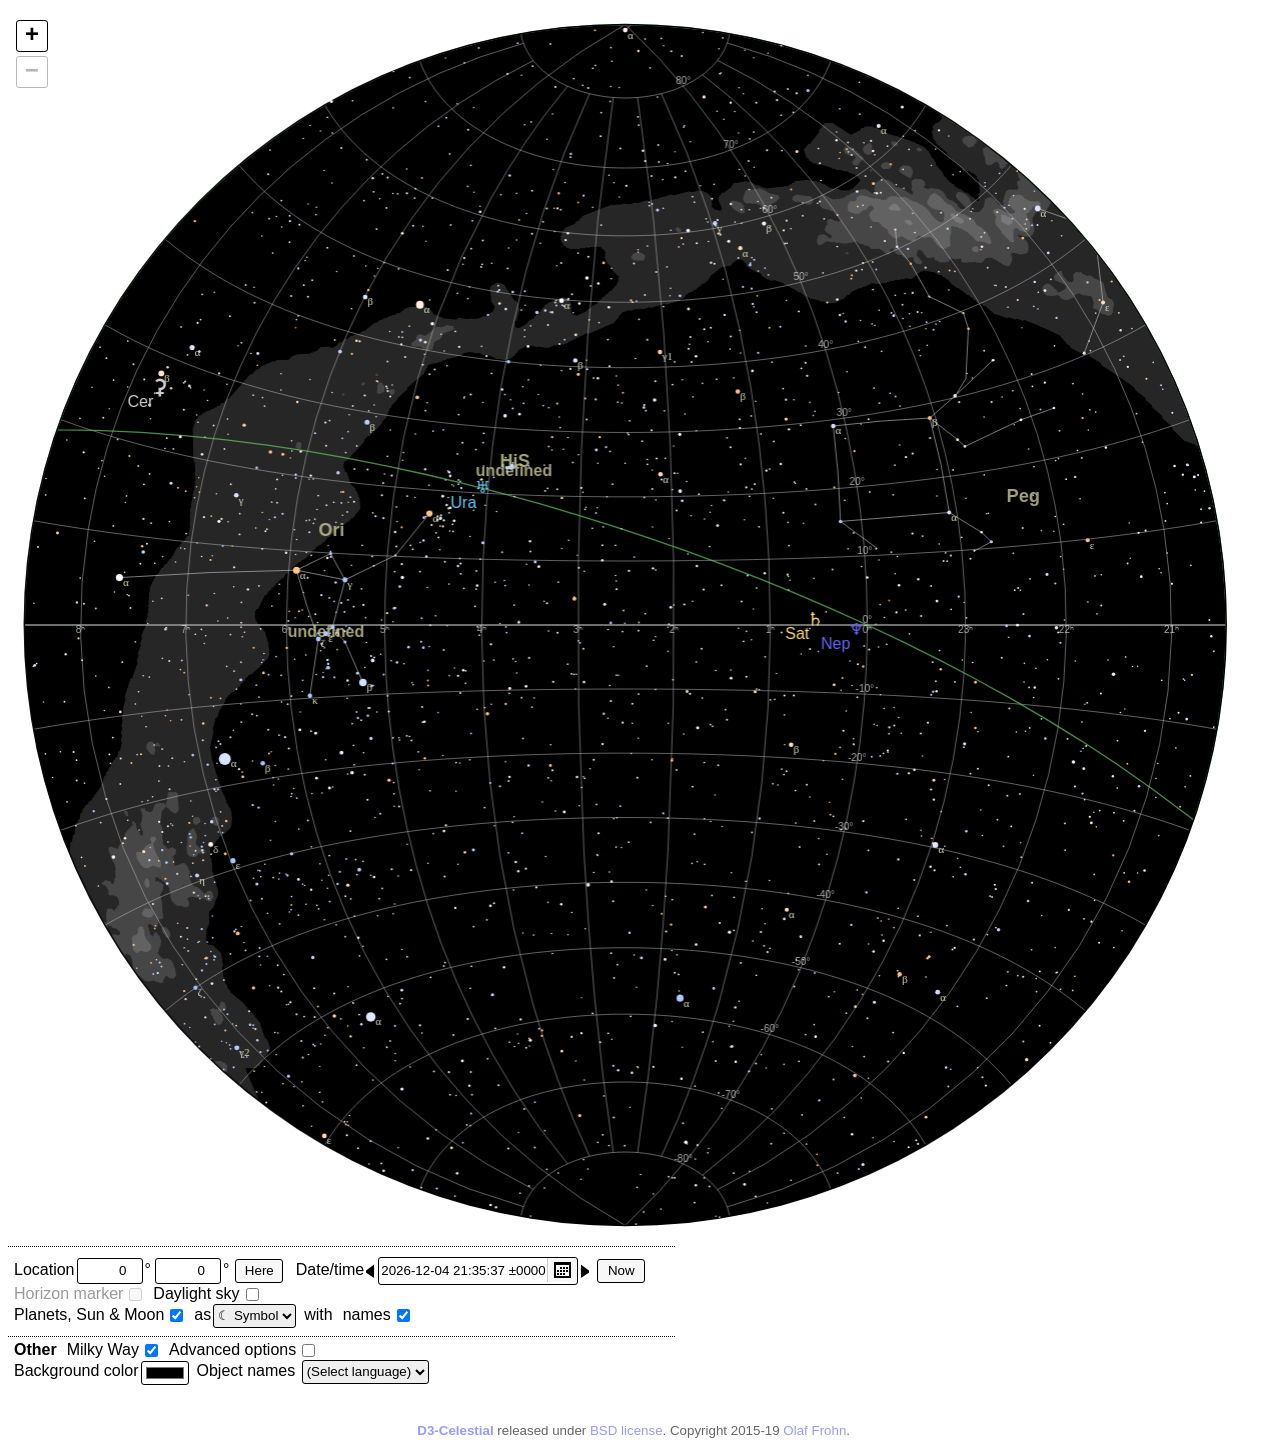
<file: indg/demo/language.html>
<!DOCTYPE html>
<html lang="en">
<head>
  <meta charset="utf-8">
  <title>D3-Celestial Language Options</title>
  <script type="text/javascript" src="../lib/d3.min.js"></script>
  <script type="text/javascript" src="../lib/d3.geo.projection.min.js"></script>
  <script type="text/javascript" src="../celestial.min.js"></script>
  <link rel="stylesheet" href="../celestial.css">
</head>

<body>
  <div style="overflow:hidden;"><div id="celestial-map"></div></div>
  <div id="celestial-form"></div>

  <script type="text/javascript">

/* D3-Celestial sky map
   Copyright 2015 Olaf Frohn https://github.com/ofrohn, see LICENSE

   Edit configuration to your liking and display in browser.
   Data files in folder data for stars and DSOs, number indicates limit magnitude,
   or roll your own with the format template in templ.json
*/
var config = {
  width: 0,     // Default width, 0 = full parent width; height is determined by projection
  projection: "airy",  // Map projection used: airy, aitoff, armadillo, august, azimuthalEqualArea, azimuthalEquidistant, baker, berghaus, boggs, bonne, bromley, collignon, craig, craster, cylindricalEqualArea, cylindricalStereographic, eckert1, eckert2, eckert3, eckert4, eckert5, eckert6, eisenlohr, equirectangular, fahey, foucaut, ginzburg4, ginzburg5, ginzburg6, ginzburg8, ginzburg9, gringorten, hammer, hatano, healpix, hill, homolosine, kavrayskiy7, lagrange, larrivee, laskowski, loximuthal, mercator, miller, mollweide, mtFlatPolarParabolic, mtFlatPolarQuartic, mtFlatPolarSinusoidal, naturalEarth, nellHammer, orthographic, patterson, polyconic, rectangularPolyconic, robinson, sinusoidal, stereographic, times, twoPointEquidistant, vanDerGrinten, vanDerGrinten2, vanDerGrinten3, vanDerGrinten4, wagner4, wagner6, wagner7, wiechel, winkel3
  transform: "equatorial", // Coordinate transformation: equatorial (default), ecliptic, galactic, supergalactic
  center: null,       // Initial center coordinates in equatorial transformation [hours, degrees, degrees],
                      // otherwise [degrees, degrees, degrees], 3rd parameter is orientation, null = default center
  orientationfixed: true,  // Keep orientation angle the same as center[2]
  background: { fill: "#000000", stroke: "#000000", opacity: 1 }, // Background style
  adaptable: true,    // Sizes are increased with higher zoom-levels
  interactive: true,  // Enable zooming and rotation with mousewheel and dragging
  form: true,        // Display settings form
  location: false,    // Display location settings
  formFields: {"location": true, "general": false, "stars": false, "dsos": false, "constellations": false, "lines": false, "other": true},
  advanced: false,
  controls: true,     // Display zoom controls
  lang: "",           // Language for names, so far only for constellations: de: german, es: spanish
                      // Default:en or empty string for english
  container: "celestial-map",   // ID of parent element, e.g. div
  datapath: "../data/",  // Path/URL to data files, empty = subfolder 'data'
  stars: {
    show: true,    // Show stars
    limit: 6,      // Show only stars brighter than limit magnitude
    colors: true,  // Show stars in spectral colors, if not use "color"
    style: { fill: "#ffffff", opacity: 1 }, // Default style for stars
    names: true,   // Show star names (Bayer, Flamsteed, Variable star, Gliese, whichever applies first)
    proper: false, // Show proper name (if present)
    desig: true,  // Show all names, including Draper and Hipparcos
    namelimit: 2.5,  // Show only names for stars brighter than namelimit
    namestyle: { fill: "#ddddbb", font: "11px Georgia, Times, 'Times Roman', serif", align: "left", baseline: "top" },
    propernamestyle: { fill: "#ddddbb", font: "11px Georgia, Times, 'Times Roman', serif", align: "right", baseline: "bottom" },
    propernamelimit: 1.5,  // Show proper names for stars brighter than propernamelimit
    size: 7,       // Maximum size (radius) of star circle in pixels
    exponent: -0.28, // Scale exponent for star size, larger = more linear
    data: 'stars.6.json' // Data source for stellar data
    //data: 'stars.8.json' // Alternative deeper data source for stellar data
  },
  dsos: {
    show: false,    // Show Deep Space Objects
    limit: 6,      // Show only DSOs brighter than limit magnitude
    names: true,   // Show DSO names
    desig: true,   // Show short DSO names
    namelimit: 4,  // Show only names for DSOs brighter than namelimit
    namestyle: { fill: "#cccccc", font: "11px Helvetica, Arial, serif", align: "left", baseline: "top" },
    size: null,    // Optional seperate scale size for DSOs, null = stars.size
    exponent: 1.4, // Scale exponent for DSO size, larger = more non-linear
    data: 'dsos.bright.json',  // Data source for DSOs
    //data: 'dsos.6.json'  // Alternative broader data source for DSOs
    //data: 'dsos.14.json' // Alternative deeper data source for DSOs
    symbols: {  //DSO symbol styles
      gg: {shape: "circle", fill: "#ff0000"},                                 // Galaxy cluster
      g:  {shape: "ellipse", fill: "#ff0000"},                                // Generic galaxy
      s:  {shape: "ellipse", fill: "#ff0000"},                                // Spiral galaxy
      s0: {shape: "ellipse", fill: "#ff0000"},                                // Lenticular galaxy
      sd: {shape: "ellipse", fill: "#ff0000"},                                // Dwarf galaxy
      e:  {shape: "ellipse", fill: "#ff0000"},                                // Elliptical galaxy
      i:  {shape: "ellipse", fill: "#ff0000"},                                // Irregular galaxy
      oc: {shape: "circle", fill: "#ffcc00", stroke: "#ffcc00", width: 1.5},  // Open cluster
      gc: {shape: "circle", fill: "#ff9900"},                                 // Globular cluster
      en: {shape: "square", fill: "#ff00cc"},                                 // Emission nebula
      bn: {shape: "square", fill: "#ff00cc", stroke: "#ff00cc", width: 2},    // Generic bright nebula
      sfr:{shape: "square", fill: "#cc00ff", stroke: "#cc00ff", width: 2},    // Star forming region
      rn: {shape: "square", fill: "#00ooff"},                                 // Reflection nebula
      pn: {shape: "diamond", fill: "#00cccc"},                                // Planetary nebula
      snr:{shape: "diamond", fill: "#ff00cc"},                                // Supernova remnant
      dn: {shape: "square", fill: "#999999", stroke: "#999999", width: 2},    // Dark nebula grey
      pos:{shape: "marker", fill: "#cccccc", stroke: "#cccccc", width: 1.5}   // Generic marker
    }
  },
  constellations: {
    show: true,    // Show constellations
    names: true,   // Show constellation names
    desig: true,   // Show short constellation names (3 letter designations)
    nameStyle: { fill:"#cccc99", align: "center", baseline: "middle", opacity:0.8,
                 font: ["bold 18px Helvetica, Arial, sans-serif",  // Different fonts for brighter &
                        "bold 16px Helvetica, Arial, sans-serif",  // sdarker constellations
                        "bold 15px Helvetica, Arial, sans-serif"]},
    lines: true,   // Show constellation lines
    linestyle: { stroke: "#cccccc", width: 1, opacity: 0.6 },
    bounds: false,  // Show constellation boundaries
    boundstyle: { stroke: "#cccc00",  width: 0.5, opacity: 0.8, dash: [2, 4] }
  },
  planets: { show: true, 
             names: true, 
             nameStyle: { fill: "#00ccff", font: "16px 'Lucida Sans Unicode', Consolas, sans-serif", align: "right", baseline: "top" },
             namesType: "desig" },
  mw: {
    show: true,    // Show Milky Way as filled polygons
    style: { fill: "#ffffff", opacity: "0.15" }
  },
  lines: {
    graticule: { show: true, stroke: "#cccccc", width: 0.6, opacity: 0.8,      // Show graticule lines
      // grid values: "outline", "center", or [lat,...] specific position
      lon: {pos: ["center"], fill: "#eee", font: "10px Helvetica, Arial, sans-serif"},
      // grid values: "outline", "center", or [lon,...] specific position
      lat: {pos: ["center"], fill: "#eee", font: "10px Helvetica, Arial, sans-serif"}},
    equatorial: { show: true, stroke: "#aaaaaa", width: 1.3, opacity: 0.7 },    // Show equatorial plane
    ecliptic: { show: true, stroke: "#66cc66", width: 1.3, opacity: 0.7 },      // Show ecliptic plane
    galactic: { show: false, stroke: "#cc6666", width: 1.3, opacity: 0.7 },     // Show galactic plane
    supergalactic: { show: false, stroke: "#cc66cc", width: 1.3, opacity: 0.7 } // Show supergalactic plane
}};

Celestial.display(config);

  </script>

  <footer id="d3-celestial-footer" style="position:relative; bottom:0; width:99%">
    <p><a href="https://github.com/ofrohn/d3-celestial"><b>D3-Celestial</b></a> released under <a href="http://opensource.org/licenses/BSD-3-Clause">BSD license</a>. Copyright 2015-19 <a href="http://armchairastronautics.blogspot.com/" rel="author">Olaf Frohn</a>.</p>
  </footer>
</body>
</html>
</file>
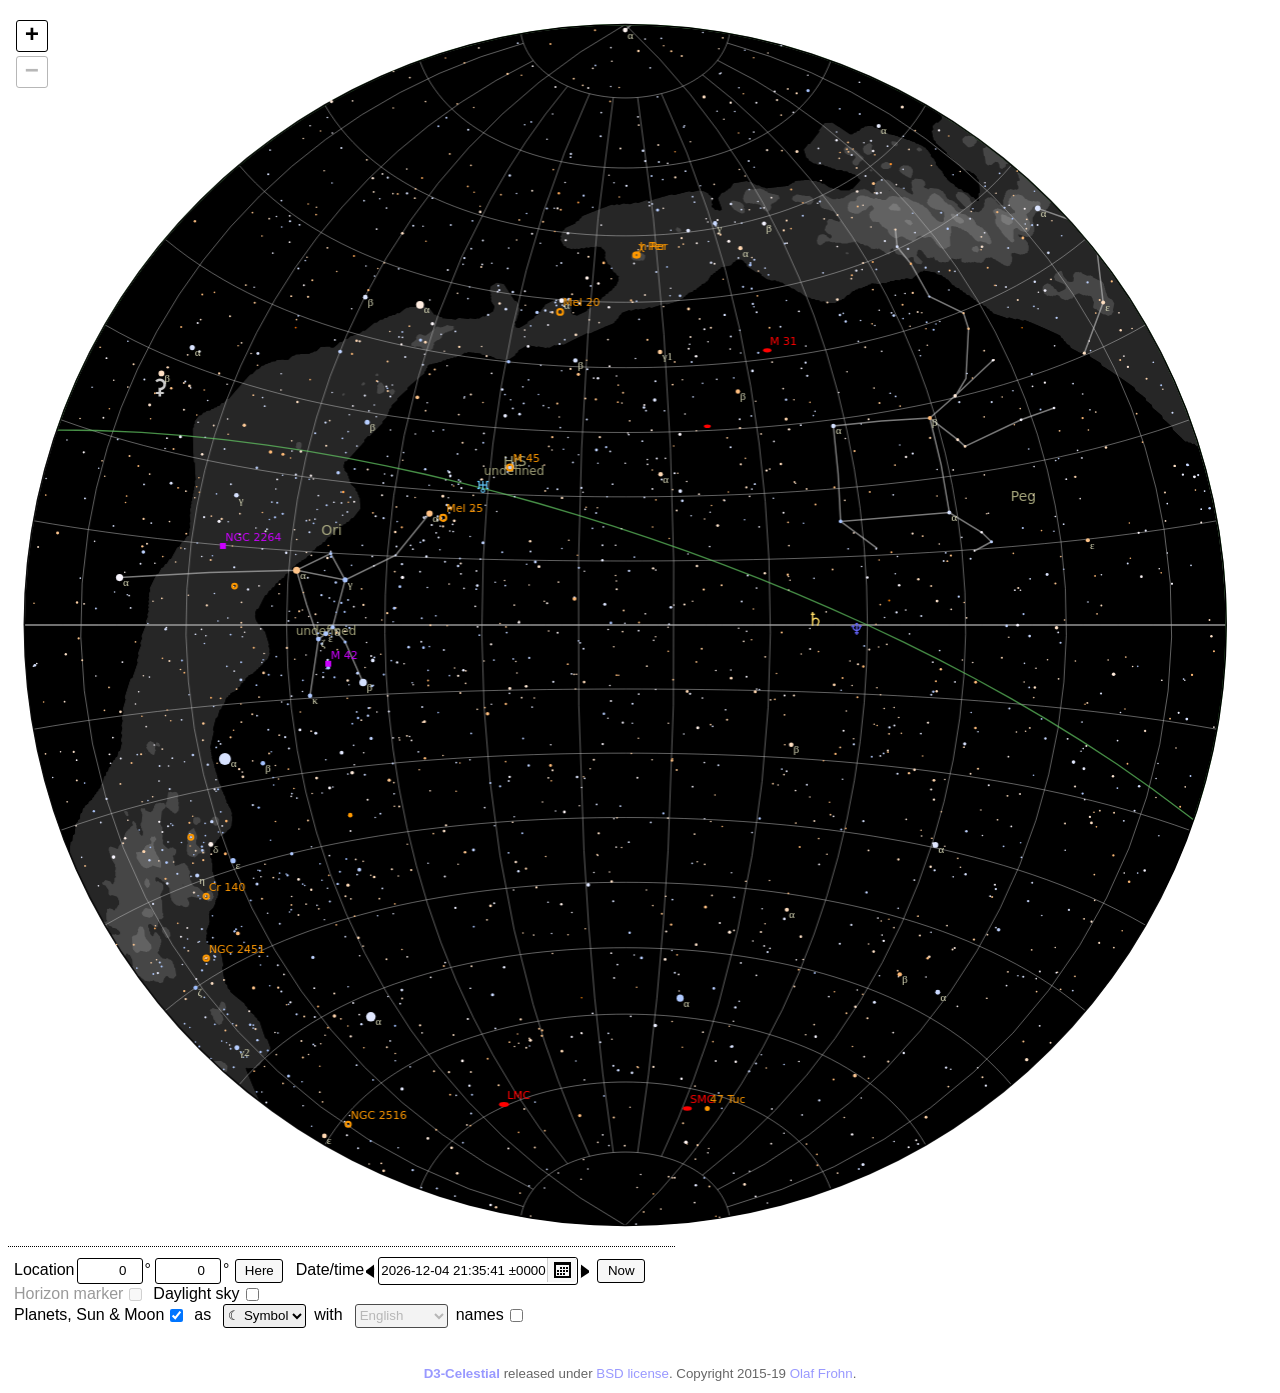
<file: indg/demo/location.html>
<!DOCTYPE html>
<html lang="en">
<head>
  <meta charset="utf-8">
  <title>D3-Celestial Starmap</title>
  <script type="text/javascript" src="../lib/d3.min.js"></script>
  <script type="text/javascript" src="../lib/d3.geo.projection.min.js"></script>
  <script type="text/javascript" src="../celestial.min.js"></script>
  <link rel="stylesheet" href="../celestial.css">
</head>
<body>
  <div style="overflow:hidden;"><div id="celestial-map"></div></div>
  <div id="celestial-form"></div>

  <script type="text/javascript">

Celestial.display({
  location: true,
  projection: "airy",
  datapath: "../data/",
  planets:  { show: true }
});

  </script>

  <footer id="d3-celestial-footer">
    <p><a href="https://github.com/ofrohn/d3-celestial"><b>D3-Celestial</b></a> released under <a href="http://opensource.org/licenses/BSD-3-Clause">BSD license</a>. Copyright 2015-19 <a href="http://armchairastronautics.blogspot.com/" rel="author">Olaf Frohn</a>.</p>
  </footer>
</body>
</html>
</file>
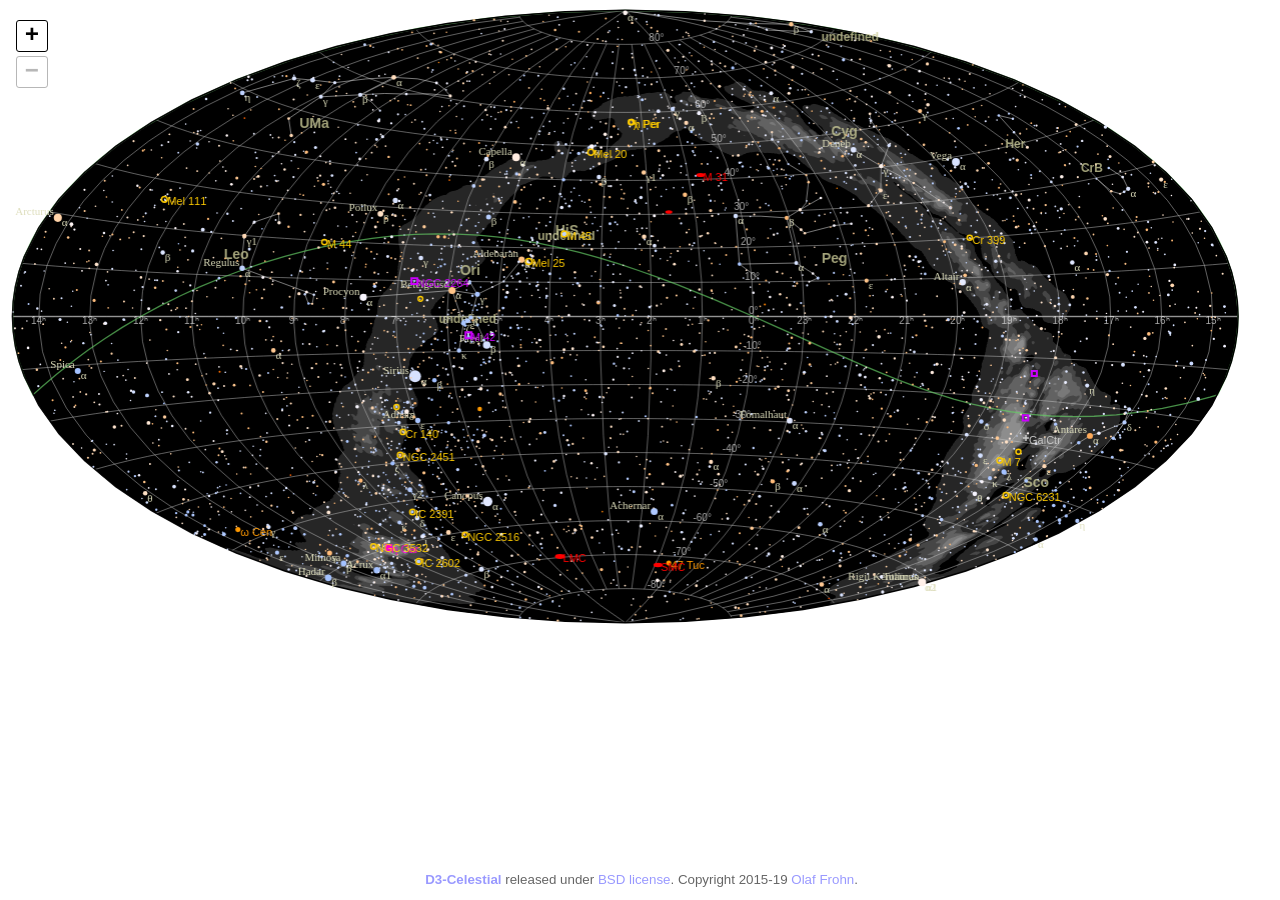
<file: indg/demo/map.html>
<!DOCTYPE html>
<html lang="en">
<head>
  <meta charset="utf-8">
  <title>D3-Celestial Star Map</title>
  <script type="text/javascript" src="../lib/d3.min.js"></script>
  <script type="text/javascript" src="../lib/d3.geo.projection.min.js"></script>
  <script type="text/javascript" src="../celestial.min.js"></script>
  <link rel="stylesheet" href="../celestial.css">
</head>

<body>
  <div style="overflow:hidden;"><div id="celestial-map"></div></div>
  <div id="celestial-form"></div>

  <script type="text/javascript">

/* D3-Celestial sky map
   Copyright 2015 Olaf Frohn https://github.com/ofrohn, see LICENSE

   Edit configuration to your liking and display in browser.
   Data files in folder data for stars and DSOs, number indicates limit magnitude,
   or roll your own with the format template in templ.json
*/
var config = {
  width: 0,     // Default width, 0 = full parent width; height is determined by projection
  projection: "aitoff",  // Map projection used: airy, aitoff, armadillo, august, azimuthalEqualArea, azimuthalEquidistant, baker, berghaus, boggs, bonne, bromley, collignon, craig, craster, cylindricalEqualArea, cylindricalStereographic, eckert1, eckert2, eckert3, eckert4, eckert5, eckert6, eisenlohr, equirectangular, fahey, foucaut, ginzburg4, ginzburg5, ginzburg6, ginzburg8, ginzburg9, gringorten, hammer, hatano, healpix, hill, homolosine, kavrayskiy7, lagrange, larrivee, laskowski, loximuthal, mercator, miller, mollweide, mtFlatPolarParabolic, mtFlatPolarQuartic, mtFlatPolarSinusoidal, naturalEarth, nellHammer, orthographic, patterson, polyconic, rectangularPolyconic, robinson, sinusoidal, stereographic, times, twoPointEquidistant, vanDerGrinten, vanDerGrinten2, vanDerGrinten3, vanDerGrinten4, wagner4, wagner6, wagner7, wiechel, winkel3
  projectionRatio: null, // Optional override for default projection ratio
  transform: "equatorial", // Coordinate transformation: equatorial (default), ecliptic, galactic, supergalactic
  center: null,       // Initial center coordinates in equatorial transformation [hours, degrees, degrees],
                      // otherwise [degrees, degrees, degrees], 3rd parameter is orientation, null = default center
  orientationfixed: true,  // Keep orientation angle the same as center[2]
  background: { fill: "#000000", stroke: "#000000", opacity: 1 }, // Background style
  adaptable: true,    // Sizes are increased with higher zoom-levels
  interactive: true,  // Enable zooming and rotation with mousewheel and dragging
  disableAnimations: false, // Disable all animations
  form: false,        // Display settings form
  location: false,    // Display location settings
  controls: true,     // Display zoom controls
  lang: "",           // Language for names, so far only for constellations: de: german, es: spanish
                      // Default:en or empty string for english
  container: "celestial-map",   // ID of parent element, e.g. div
  datapath: "../data/",  // Path/URL to data files, empty = subfolder 'data'
  stars: {
    show: true,    // Show stars
    limit: 6,      // Show only stars brighter than limit magnitude
    colors: true,  // Show stars in spectral colors, if not use "color"
    style: { fill: "#ffffff", opacity: 1 }, // Default style for stars
    names: true,   // Show star names (Bayer, Flamsteed, Variable star, Gliese, whichever applies first)
    proper: true, // Show proper name (if present)
    desig: false,  // Show all names, including Draper and Hipparcos
    namelimit: 2.5,  // Show only names for stars brighter than namelimit
    namestyle: { fill: "#ddddbb", font: "11px Georgia, Times, 'Times Roman', serif", align: "left", baseline: "top" },
    propernamestyle: { fill: "#ddddbb", font: "11px Georgia, Times, 'Times Roman', serif", align: "right", baseline: "bottom" },
    propernamelimit: 1.5,  // Show proper names for stars brighter than propernamelimit
    size: 7,       // Maximum size (radius) of star circle in pixels
    exponent: -0.28, // Scale exponent for star size, larger = more linear
    data: 'stars.6.json' // Data source for stellar data
    //data: 'stars.8.json' // Alternative deeper data source for stellar data
  },
  dsos: {
    show: true,    // Show Deep Space Objects
    limit: 6,      // Show only DSOs brighter than limit magnitude
    names: true,   // Show DSO names
    desig: true,   // Show short DSO names
    namelimit: 4,  // Show only names for DSOs brighter than namelimit
    namestyle: { fill: "#cccccc", font: "11px Helvetica, Arial, serif", align: "left", baseline: "top" },
    size: null,    // Optional seperate scale size for DSOs, null = stars.size
    exponent: 1.4, // Scale exponent for DSO size, larger = more non-linear
    data: 'dsos.bright.json',  // Data source for DSOs
    //data: 'dsos.6.json'  // Alternative broader data source for DSOs
    //data: 'dsos.14.json' // Alternative deeper data source for DSOs
    symbols: {  //DSO symbol styles
      gg: {shape: "circle", fill: "#ff0000"},                                 // Galaxy cluster
      g:  {shape: "ellipse", fill: "#ff0000"},                                // Generic galaxy
      s:  {shape: "ellipse", fill: "#ff0000"},                                // Spiral galaxy
      s0: {shape: "ellipse", fill: "#ff0000"},                                // Lenticular galaxy
      sd: {shape: "ellipse", fill: "#ff0000"},                                // Dwarf galaxy
      e:  {shape: "ellipse", fill: "#ff0000"},                                // Elliptical galaxy
      i:  {shape: "ellipse", fill: "#ff0000"},                                // Irregular galaxy
      oc: {shape: "circle", fill: "#ffcc00", stroke: "#ffcc00", width: 1.5},  // Open cluster
      gc: {shape: "circle", fill: "#ff9900"},                                 // Globular cluster
      en: {shape: "square", fill: "#ff00cc"},                                 // Emission nebula
      bn: {shape: "square", fill: "#ff00cc", stroke: "#ff00cc", width: 2},    // Generic bright nebula
      sfr:{shape: "square", fill: "#cc00ff", stroke: "#cc00ff", width: 2},    // Star forming region
      rn: {shape: "square", fill: "#00ooff"},                                 // Reflection nebula
      pn: {shape: "diamond", fill: "#00cccc"},                                // Planetary nebula
      snr:{shape: "diamond", fill: "#ff00cc"},                                // Supernova remnant
      dn: {shape: "square", fill: "#999999", stroke: "#999999", width: 2},    // Dark nebula grey
      pos:{shape: "marker", fill: "#cccccc", stroke: "#cccccc", width: 1.5}   // Generic marker
    }
  },
  constellations: {
    show: true,    // Show constellations
    names: true,   // Show constellation names
    desig: true,   // Show short constellation names (3 letter designations)
    namestyle: { fill:"#cccc99", align: "center", baseline: "middle", opacity:0.8,
                 font: ["bold 14px Helvetica, Arial, sans-serif",  // Different fonts for brighter &
                        "bold 12px Helvetica, Arial, sans-serif",  // sdarker constellations
                        "bold 11px Helvetica, Arial, sans-serif"]},
    lines: true,   // Show constellation lines
    linestyle: { stroke: "#cccccc", width: 1, opacity: 0.6 },
    bounds: false,  // Show constellation boundaries
    boundstyle: { stroke: "#cccc00", width: 0.5, opacity: 0.8, dash: [2, 4] }
  },
  mw: {
    show: true,    // Show Milky Way as filled polygons
    style: { fill: "#ffffff", opacity: "0.15" }
  },
  lines: {
    graticule: { show: true, stroke: "#cccccc", width: 0.6, opacity: 0.8,      // Show graticule lines
      // grid values: "outline", "center", or [lat,...] specific position
      lon: {pos: ["center"], fill: "#eee", font: "10px Helvetica, Arial, sans-serif"},
      // grid values: "outline", "center", or [lon,...] specific position
      lat: {pos: ["center"], fill: "#eee", font: "10px Helvetica, Arial, sans-serif"}},
    equatorial: { show: true, stroke: "#aaaaaa", width: 1.3, opacity: 0.7 },    // Show equatorial plane
    ecliptic: { show: true, stroke: "#66cc66", width: 1.3, opacity: 0.7 },      // Show ecliptic plane
    galactic: { show: false, stroke: "#cc6666", width: 1.3, opacity: 0.7 },     // Show galactic plane
    supergalactic: { show: false, stroke: "#cc66cc", width: 1.3, opacity: 0.7 } // Show supergalactic plane
}};

Celestial.display(config);

  </script>

  <footer id="d3-celestial-footer" style="position:absolute; bottom:0; width:99%">
    <p><a href="https://github.com/ofrohn/d3-celestial"><b>D3-Celestial</b></a> released under <a href="http://opensource.org/licenses/BSD-3-Clause">BSD license</a>. Copyright 2015-19 <a href="http://armchairastronautics.blogspot.com/" rel="author">Olaf Frohn</a>.</p>
  </footer>
</body>
</html>
</file>
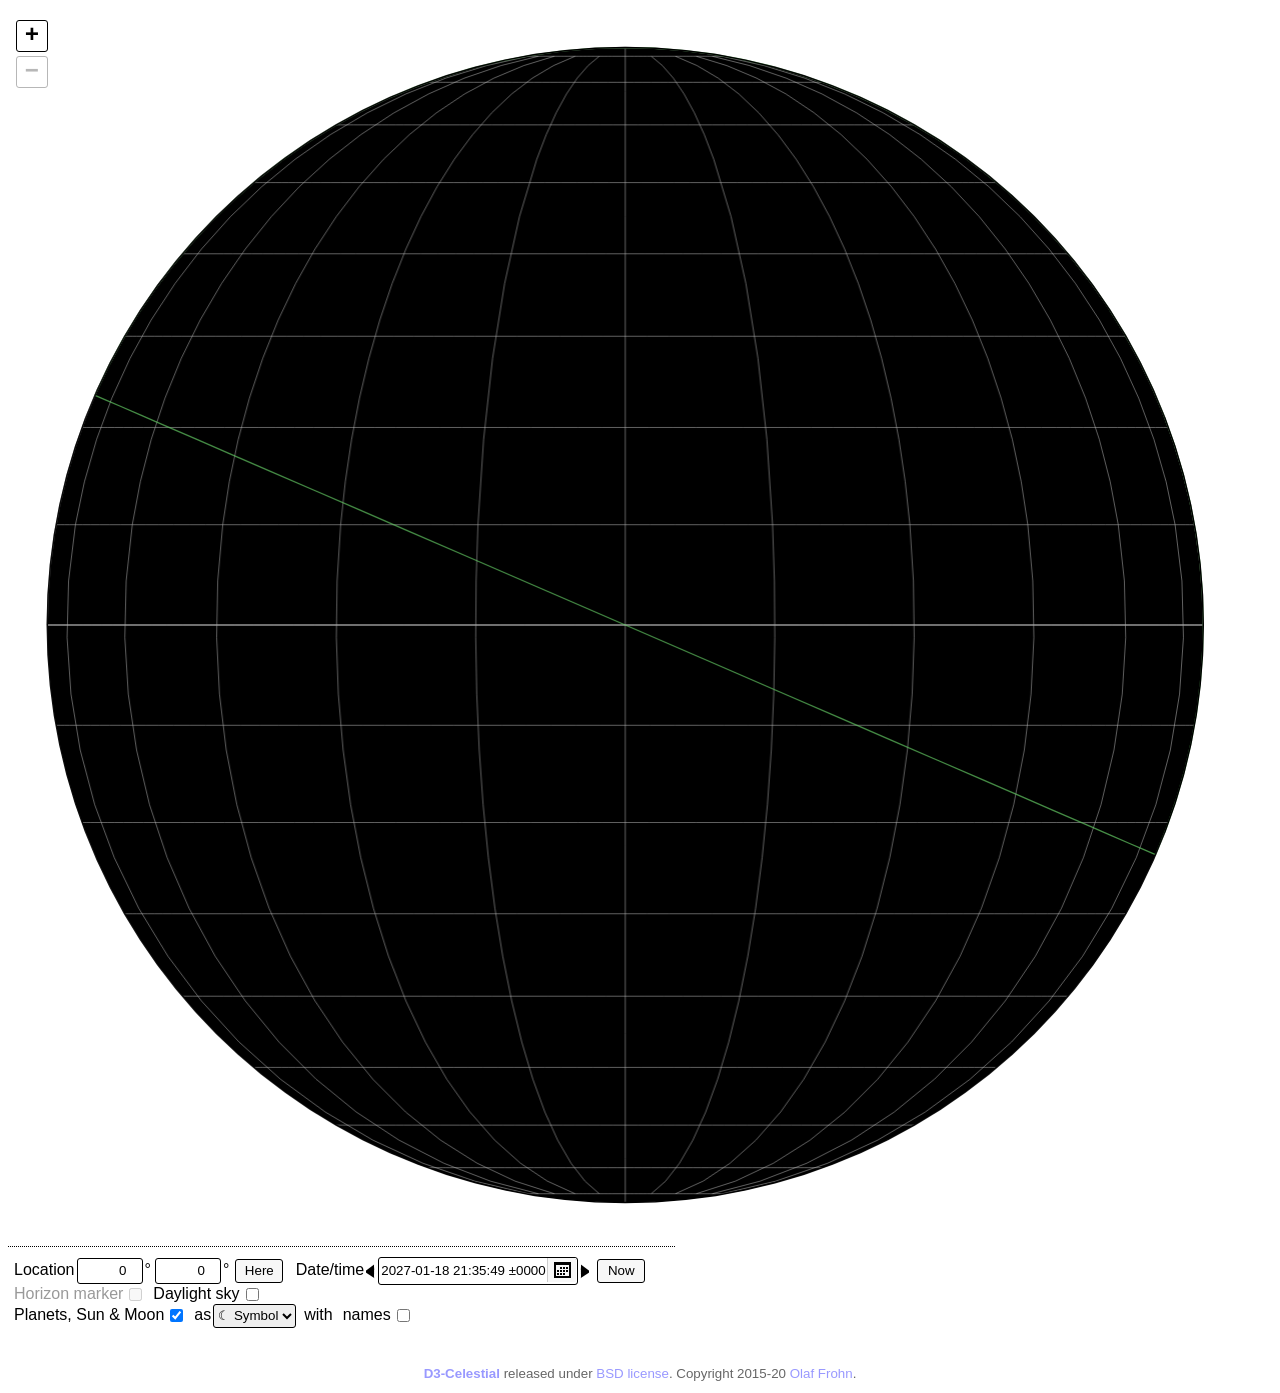
<file: indg/demo/planets-animation.html>
<!DOCTYPE html>
<html lang="en">
<head>
  <meta charset="utf-8">
  <title>D3-Celestial Starmap</title>
  <script type="text/javascript" src="../lib/d3.min.js"></script>
  <script type="text/javascript" src="../lib/d3.geo.projection.min.js"></script>
  <script type="text/javascript" src="../celestial.js"></script>
  <link rel="stylesheet" href="../celestial.css">
<style type="text/css">
  .btnPlanet { display: inline-block; font: bold 14pt Consolas; margin: 0 6px; padding: 2px 6px; border: 2px solid #000; border-radius: 3px; background: rgba(204, 204, 255, 0.6) }
</style>
</head>
<body>
<div id="follow"></div>
  <div style="overflow:hidden;"><div id="celestial-map"></div></div>
  <div id="celestial-form"></div>

  <script type="text/javascript">

var cfg = Celestial.settings().set({
      geopos: [0,0],
      location: true,
      form: true,
      formFields: {"location": true, "general": false, "stars": false, "dsos": false, "constellations": false, "lines": false, "other": true},
      advanced: false,
      follow: "center",
      projection: "orthographic",
      datapath: "https://ofrohn.github.io/data/",
      planets: { show: true },
      stars: { names: false, limit: 4.6 },
      dsos: { show: false },
      constellations: { names: false }
    }),
    reqID,
    reqAnimFrame = window.requestAnimationFrame || window.mozRequestAnimationFrame  ||
                   window.webkitRequestAnimationFrame || window.msRequestAnimationFrame ||
                   window.oRequestAnimationFrame,
    cncAnimFrame = window.cancelAnimationFrame || window.mozCancelAnimationFrame ||
                   window.webkitCancelAnimationFrame || window.msCancelAnimationFrame ||
                   window.oCancelAnimationFrame,
    dt = new Date();

Celestial.display(cfg);
/*
var planets = {"sol": "Sun", "mer": "Mercury", "ven": "Venus", "lun": "Moon", "mar": "Mars", "jup": "Jupiter", 
               "sat": "Saturn", "ura": "Uranus", "nep": "Neptune", "cer": "Ceres", "plu": "Pluto"}
    follow = "",
    div = d3.select("#follow");
for (key in planets) {
  div.append("div").attr("id", key).attr("class", "btnPlanet").html(planets[key]).on("click", function() {
    follow = this.id;
    cncAnimFrame(reqID);
    p = Celestial.getPlanet(follow, dt);

    Celestial.rotate({center: p.ephemeris.pos});
  })
}
*/

function animate() {
  dt.setDate(dt.getDate()+1);
  Celestial.date(dt);
  reqID = reqAnimFrame(animate);
  
  if (follow === "") return;
}

d3.select('#celestial-map').on('mousedown', function() { cncAnimFrame(reqID) } )
d3.select('#celestial-map').on('mouseup', function() { reqAnimFrame(animate) } )

reqID = reqAnimFrame(animate);

  </script>

  <footer id="d3-celestial-footer">
    <p><a href="https://github.com/ofrohn/d3-celestial"><b>D3-Celestial</b></a> released under <a href="http://opensource.org/licenses/BSD-3-Clause">BSD license</a>. Copyright 2015-20 <a href="http://armchairastronautics.blogspot.com/" rel="author">Olaf Frohn</a>.</p>
  </footer>
</body>
</html>
</file>
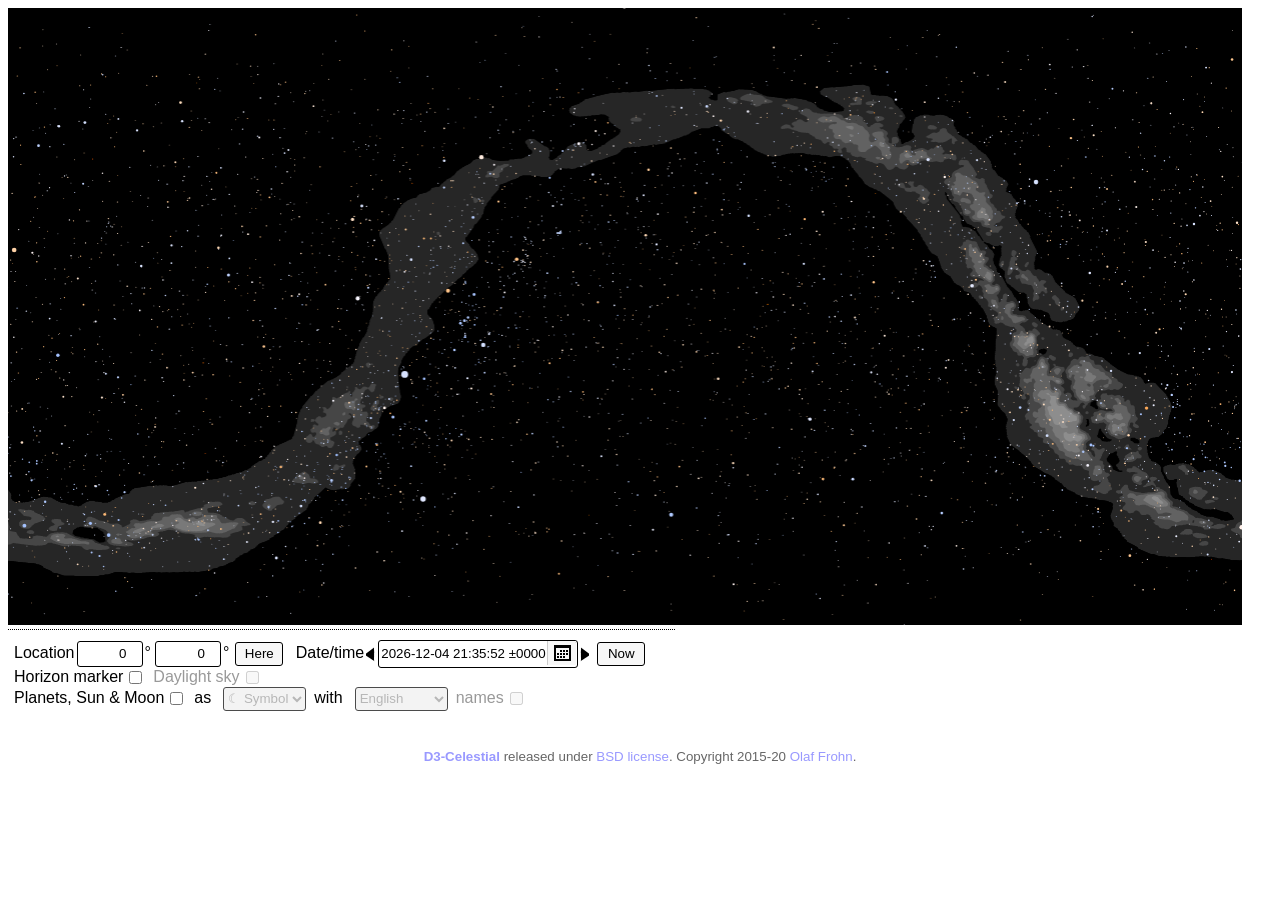
<file: indg/demo/sky.html>
<!DOCTYPE html>
<html lang="en">
<head>
  <meta charset="utf-8">
  <title>D3-Celestial Starry Sky Map</title>
  <script type="text/javascript" src="../lib/d3.min.js"></script>
  <script type="text/javascript" src="../lib/d3.geo.projection.min.js"></script>
  <script type="text/javascript" src="../celestial.min.js"></script>
  <link rel="stylesheet" href="../celestial.css">
</head>
<body>
  <div style="overflow:hidden;"><div id="celestial-map"></div></div>
  <div id="celestial-form"></div>

  <script type="text/javascript">

/* D3-Celestial sky map
   Copyright 2015-20 Olaf Frohn https://github.com/ofrohn, see LICENSE
*/
var config = {
  location: true,
  interactive: true,
  controls: false,
  projection: "equirectangular",
  transform: "equatorial",
  datapath: "../data/",
  stars: {
    show: true,    // Show stars
    limit: 6,      // Show only stars brighter than limit magnitude
    colors: true,  // Show stars in spectral colors, if not use "color"
    style: { fill: "#ffffff", opacity: 1 }, // Default style for stars
    names: false,  // Show star names (Bayer, Flamsteed, Variable star, Gliese, whichever applies first)
    proper: false, // Show proper name (if present)
    desig: false,  // Show all names, including Draper and Hipparcos
    namelimit: 2.5,  // Show only names for stars brighter than namelimit
    namestyle: { fill: "#ddddbb", font: "11px Georgia, Times, 'Times Roman', serif", align: "left", baseline: "top" },
    size: 4,       // Maximum size (radius) of star circle in pixels
    data: 'stars.6.json' // Data source for stellar data
    //data: 'stars.8.json' // Alternative deeper data source for stellar data
  },
  dsos: {
    show: false,   // Show Deep Space Objects
    limit: 6,      // Show only DSOs brighter than limit magnitude
    names: true,   // Show DSO names
    desig: true,   // Show short DSO names
    namelimit: 4,  // Show only names for DSOs brighter than namelimit
    namestyle: { fill: "#cccccc", font: "11px Helvetica, Arial, serif", align: "left", baseline: "top" },
    data: 'dsos.bright.json',  // Data source for DSOs
    //data: 'dsos.6.json'  // Alternative broader data source for DSOs
    //data: 'dsos.14.json' // Alternative deeper data source for DSOs
    symbols: {  //DSO symbol styles
      gg: {shape: "circle", fill: "#ff0000"},                                 // Galaxy cluster
      g:  {shape: "ellipse", fill: "#ff0000"},                                // Generic galaxy
      s:  {shape: "ellipse", fill: "#ff0000"},                                // Spiral galaxy
      s0: {shape: "ellipse", fill: "#ff0000"},                                // Lenticular galaxy
      sd: {shape: "ellipse", fill: "#ff0000"},                                // Dwarf galaxy
      e:  {shape: "ellipse", fill: "#ff0000"},                                // Elliptical galaxy
      i:  {shape: "ellipse", fill: "#ff0000"},                                // Irregular galaxy
      oc: {shape: "circle", fill: "#ffcc00", stroke: "#ffcc00", width: 1.5},  // Open cluster
      gc: {shape: "circle", fill: "#ff9900"},                                 // Globular cluster
      en: {shape: "square", fill: "#ff00cc"},                                 // Emission nebula
      bn: {shape: "square", fill: "#ff00cc", stroke: "#ff00cc", width: 2},    // Generic bright nebula
      sfr:{shape: "square", fill: "#cc00ff", stroke: "#cc00ff", width: 2},    // Star forming region
      rn: {shape: "square", fill: "#00ooff"},                                 // Reflection nebula
      pn: {shape: "diamond", fill: "#00cccc"},                                // Planetary nebula
      snr:{shape: "diamond", fill: "#ff00cc"},                                // Supernova remnant
      dn: {shape: "square", fill: "#999999", stroke: "#999999", width: 2},    // Dark nebula grey
      pos:{shape: "marker", fill: "#cccccc", stroke: "#cccccc", width: 1.5}   // Generic marker
    }
  },
  constellations: {
    show: false,   // Show constellations
    names: false,   // Show constellation names
    desig: true,   // Show short constellation names (3 letter designations)
    namestyle: { fill:"#cccc99", font: "12px Helvetica, Arial, sans-serif", align: "center", baseline: "middle" },
    lines: false,   // Show constellation lines
    linestyle: { stroke: "#cccccc", width: 1, opacity: 0.6 },
    bounds: false,  // Show constellation boundaries
    boundstyle: { stroke: "#cccc00", width: 0.5, opacity: 0.8, dash: [2, 4] }
  },
  mw: {
    show: true,    // Show Milky Way as filled polygons
    style: { fill: "#ffffff", opacity: "0.15" }
  },
  lines: {
    graticule: { show: false, stroke: "#cccccc", width: 0.6, opacity: 0.8 },    // Show graticule lines
    equatorial: { show: false, stroke: "#aaaaaa", width: 1.3, opacity: 0.7 },   // Show equatorial plane
    ecliptic: { show: false, stroke: "#66cc66", width: 1.3, opacity: 0.7 },     // Show ecliptic plane
    galactic: { show: false, stroke: "#cc6666", width: 1.3, opacity: 0.7 },     // Show galactic plane
    supergalactic: { show: false, stroke: "#cc66cc", width: 1.3, opacity: 0.7 } // Show supergalactic plane
  }
};

Celestial.display(config);

  </script>

  <footer id="d3-celestial-footer">
    <p><a href="https://github.com/ofrohn/d3-celestial"><b>D3-Celestial</b></a> released under <a href="http://opensource.org/licenses/BSD-3-Clause">BSD license</a>. Copyright 2015-20 <a href="http://armchairastronautics.blogspot.com/" rel="author">Olaf Frohn</a>.</p>
  </footer>
<script>(function(i,s,o,g,r,a,m){i['GoogleAnalyticsObject']=r;i[r]=i[r]||function(){(i[r].q=i[r].q||[]).push(arguments)},i[r].l=1*new Date();a=s.createElement(o),m=s.getElementsByTagName(o)[0];a.async=1;a.src=g;m.parentNode.insertBefore(a,m)})(window,document,'script','https://www.google-analytics.com/analytics.js','ga');ga('create', 'UA-105720254-1', 'auto');ga('send', 'pageview');</script>
</body>
</html>
</file>
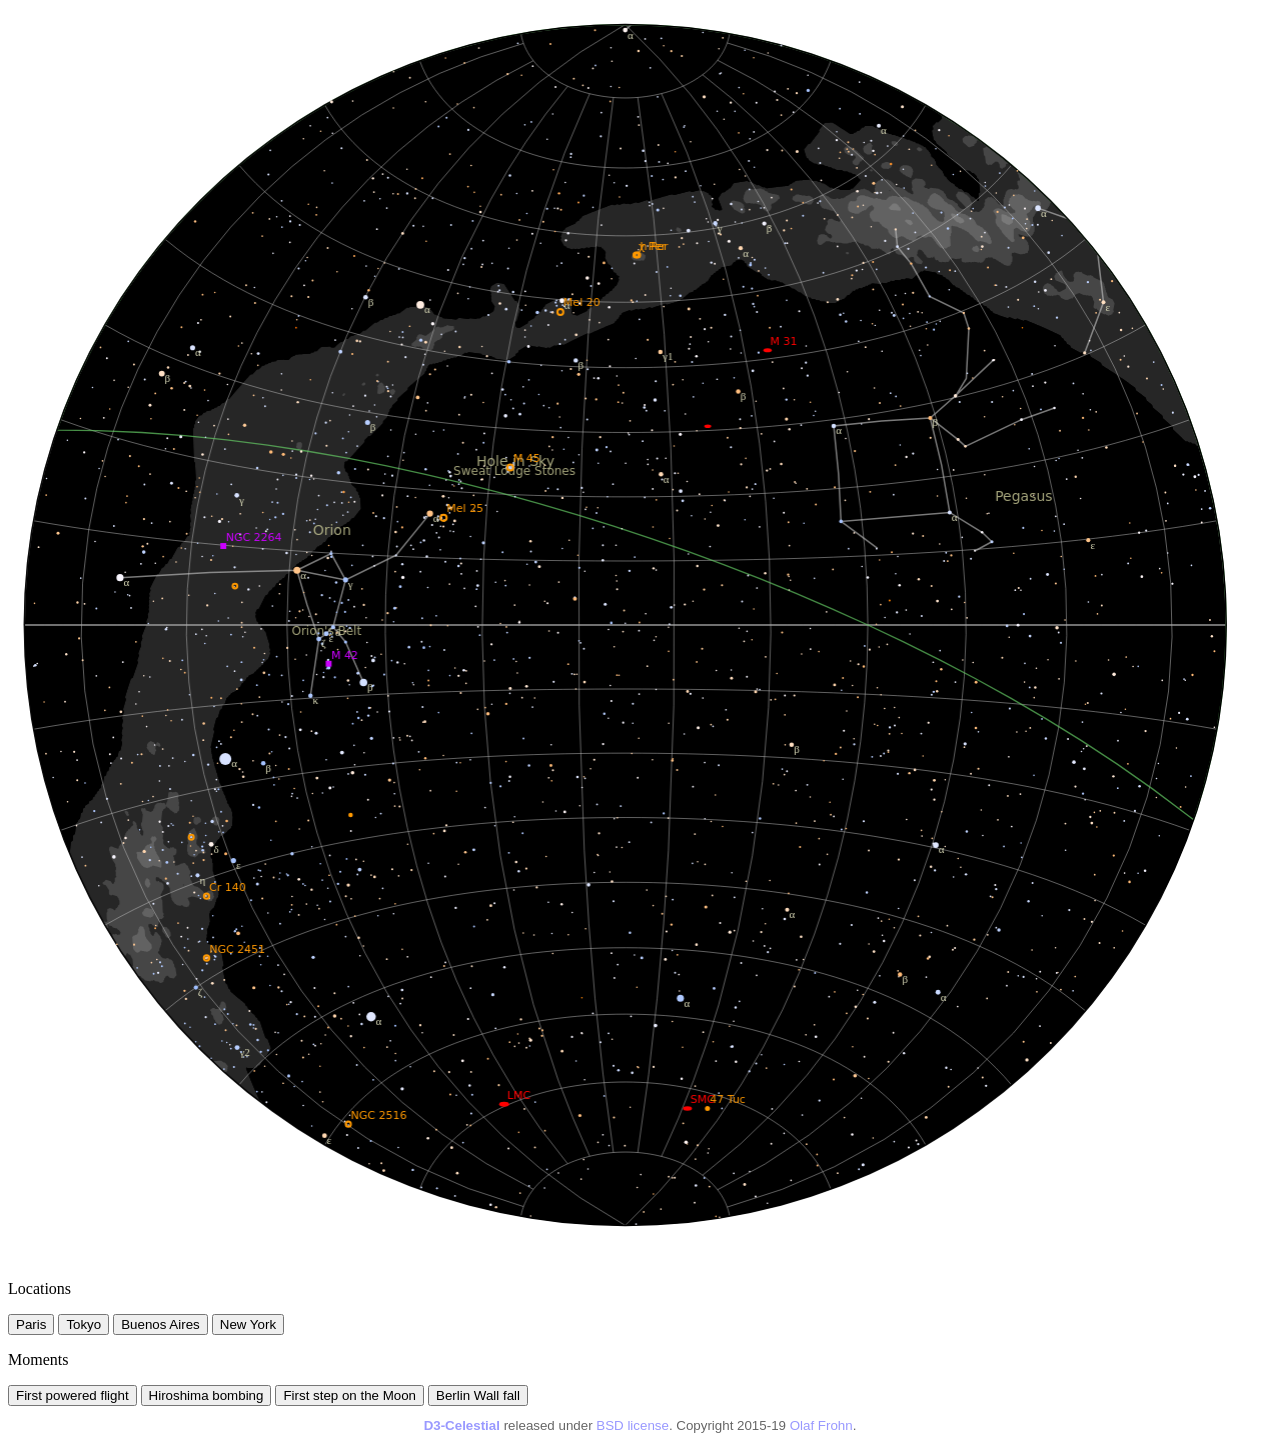
<file: indg/demo/skyview.html>
<!DOCTYPE html>
<html lang="en">
<head>
  <meta charset="utf-8">
  <title>D3-Celestial Presets</title>
  <script type="text/javascript" src="../lib/d3.min.js"></script>
  <script type="text/javascript" src="../lib/d3.geo.projection.min.js"></script>
  <script type="text/javascript" src="../celestial.js"></script>
  <link rel="stylesheet" href="../celestial.css">
</head>

<body>
  <div style="overflow:hidden;"><div id="celestial-map"></div></div>
  <div id="celestial-form"></div>

  <p>Locations</p>
  <button id="location-paris">Paris</button>
  <button id="location-tokyo">Tokyo</button>
  <button id="location-buenos-aires">Buenos Aires</button>
  <button id="location-new-york">New York</button>

  <p>Moments</p>
  <button id="date-first-flight">First powered flight</button>
  <button id="date-hiroshima-bomb">Hiroshima bombing</button>
  <button id="date-first-step-moon">First step on the Moon</button>
  <button id="date-berlin-wall-fall">Berlin Wall fall</button>

  <script type="text/javascript">

var config = {
  location: false,
  interactive: false,
  controls: false,
  projection: "airy",
  datapath: "../data/",
};

Celestial.display(config);

document.getElementById("location-paris").onclick = () => {
  Celestial.skyview({"location": [48.9, 2.3]});
}
document.getElementById("location-tokyo").onclick = () => {
  Celestial.skyview({"location": [35.7, 139.7]});
}
document.getElementById("location-buenos-aires").onclick = () => {
  Celestial.skyview({"location": [-34.6, -58.38]});
}
document.getElementById("location-new-york").onclick = () => {
  Celestial.skyview({"location": [40.7, -73.9]});
}

document.getElementById("date-first-flight").onclick = () => {
  Celestial.skyview({"date": new Date(Date.UTC(1903, 11, 23, 15, 35))});
}
document.getElementById("date-hiroshima-bomb").onclick = () => {
  Celestial.skyview({"date": new Date(Date.UTC(1945, 7, 6, 23, 30))});
}
document.getElementById("date-first-step-moon").onclick = () => {
  Celestial.skyview({"date": new Date(Date.UTC(1969, 6, 21, 2, 56))});
}
document.getElementById("date-berlin-wall-fall").onclick = () => {
  Celestial.skyview({"date": new Date(Date.UTC(1989, 10, 9, 8, 45))});
}

  </script>

  <footer id="d3-celestial-footer">
    <p><a href="https://github.com/ofrohn/d3-celestial"><b>D3-Celestial</b></a> released under <a href="http://opensource.org/licenses/BSD-3-Clause">BSD license</a>. Copyright 2015-19 <a href="http://armchairastronautics.blogspot.com/" rel="author">Olaf Frohn</a>.</p>
  </footer>
</body>
</html>
</file>
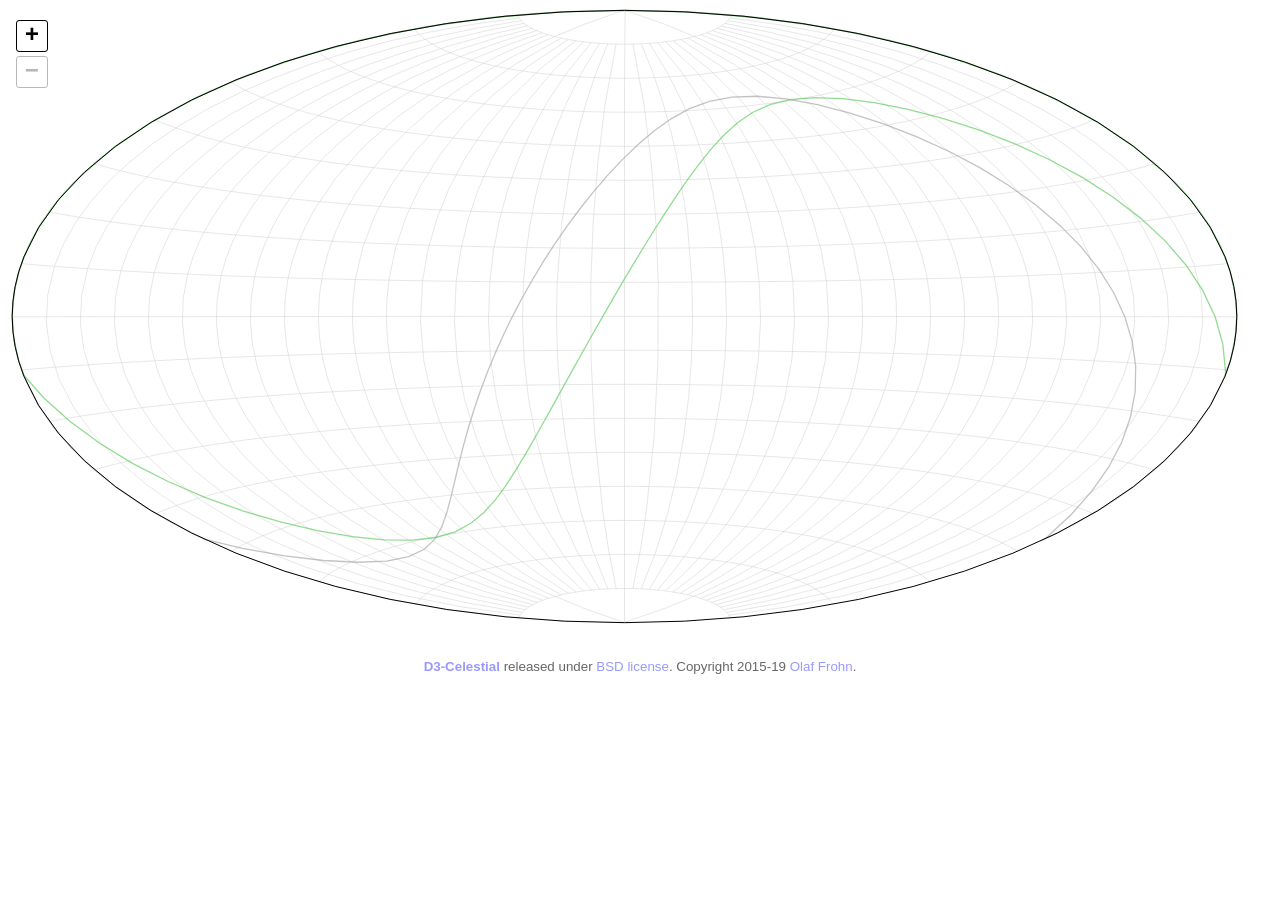
<file: indg/demo/snr.html>
<!DOCTYPE html>
<html lang="en">
<head>
  <meta charset="utf-8">
  <title>D3-Celestial Supernova Remnants</title>
  <script type="text/javascript" src="../lib/d3.min.js"></script>
  <script type="text/javascript" src="../lib/d3.geo.projection.min.js"></script>
  <script type="text/javascript" src="../celestial.min.js"></script>
  <link rel="stylesheet" href="../celestial.css">
</head>
<body>
  <div style="overflow:hidden;margin:0 auto;"><div id="celestial-map"></div></div>
  <div id="celestial-form"></div>

  <script type="text/javascript">

// Some prettifying styles
var config = {
  projection: "aitoff",
  transform: "galactic",
  background: { fill: "#fff", stroke: "#000", opacity: 1, width: 1 },
  datapath: "https://ofrohn.github.io/data/",
  stars: {
    colors: false,
    names: false,
    style: { fill: "#000", opacity:1 },
    limit: 6,
    size: 5
  },
  dsos: { show: false, size: 10 },
  mw: {
    style: { fill:"#996", opacity: 0.1 }
  },
};

// Asterisms canvas style properties for lines and text
var pointStyle = {
      stroke: "rgba(255, 0, 204, 1)",
      fill: "rgba(255, 0, 204, 0.15)"
    },
    textStyle = {
      fill:"rgba(255, 0, 204, 1)",
      font: "normal bold 15px Helvetica, Arial, sans-serif",
      align: "left",
      baseline: "bottom"
    };

// JSON structure of the object to be displayed, in this case
// the Summer Triangle between Vega, Deneb and Altair
var jsonSnr = {
  "type":"FeatureCollection",
  // this is an array, add as many objects as you want
  "features":[
    {"type":"Feature",
     "id":"SomeDesignator",
     "properties": {
       // Name
       "name":"Some Name",
       // Size in arcminutes
       "dim": 10
     }, "geometry":{
       // the line object as an array of point coordinates
       "type":"Point",
       "coordinates": [-80.7653, 38.7837]
     }
    }
  ]};

// Closest distance between labels
var PROXIMITY_LIMIT = 20;

Celestial.add({
  type:"json",
  file:"https://ofrohn.github.io/data/dsos.20.json",

  callback: function(error, json) {

    if (error) return console.warn(error);
    // Load the geoJSON file and transform to correct coordinate system, if necessary
    var dsos = Celestial.getData(json, config.transform);

    // Add to celestiasl objects container in d3
    Celestial.container.selectAll(".snrs")
      .data(dsos.features.filter(function(d) {
        return d.properties.type === 'snr'
      }))
      .enter().append("path")
      .attr("class", "snr");
    // Trigger redraw to display changes
    Celestial.redraw();
  },

  redraw: function() {

    var m = Celestial.metrics(), // Get the current map size in pixels
        // empty quadtree, will be used for proximity check
        quadtree = d3.geom.quadtree().extent([[-1, -1], [m.width + 1, m. height + 1]])([]);

    // Select the added objects by class name as given previously
    Celestial.container.selectAll(".snr").each(function(d) {
      // If point is visible (this doesn't work automatically for points)
      if (Celestial.clip(d.geometry.coordinates)) {
        // get point coordinates
        var pt = Celestial.mapProjection(d.geometry.coordinates);
        // object radius in pixel, could be varable depending on e.g. magnitude
        var r = Math.pow(parseInt(d.properties.dim) * 0.25, 0.5);

        // draw on canvas
        // Set object styles
        Celestial.setStyle(pointStyle);
        // Start the drawing path
        Celestial.context.beginPath();
        // Thats a circle in html5 canvas
        Celestial.context.arc(pt[0], pt[1], r, 0, 2 * Math.PI);
        // Finish the drawing path
        Celestial.context.closePath();
        // Draw a line along the path with the prevoiusly set stroke color and line width
        Celestial.context.stroke();
        // Fill the object path with the prevoiusly set fill color
        Celestial.context.fill();

        // Find nearest neighbor
        var nearest = quadtree.find(pt);

        // If neigbor exists, check distance limit
        if (!nearest || distance(nearest, pt) > PROXIMITY_LIMIT) {
          // Nothing too close, add it and go on
          quadtree.add(pt)
          // Set text styles
          Celestial.setTextStyle(textStyle);
          // and draw text on canvas with offset
          Celestial.context.fillText(d.properties.name, pt[0] + r + 2, pt[1] + r + 2);
        }
      }
    });
  }
});

// Simple point distance function
function distance(p1, p2) {
  var d1 = p2[0] - p1[0],
      d2 = p2[1] - p1[1];
  return Math.sqrt(d1 * d1 + d2 * d2);
}

Celestial.display(config);

  </script>

  <footer id="d3-celestial-footer">
    <p><a href="https://github.com/ofrohn/d3-celestial"><b>D3-Celestial</b></a> released under <a href="http://opensource.org/licenses/BSD-3-Clause">BSD license</a>. Copyright 2015-19 <a href="http://armchairastronautics.blogspot.com/" rel="author">Olaf Frohn</a>.</p>
  </footer>
</body>
</html>
</file>
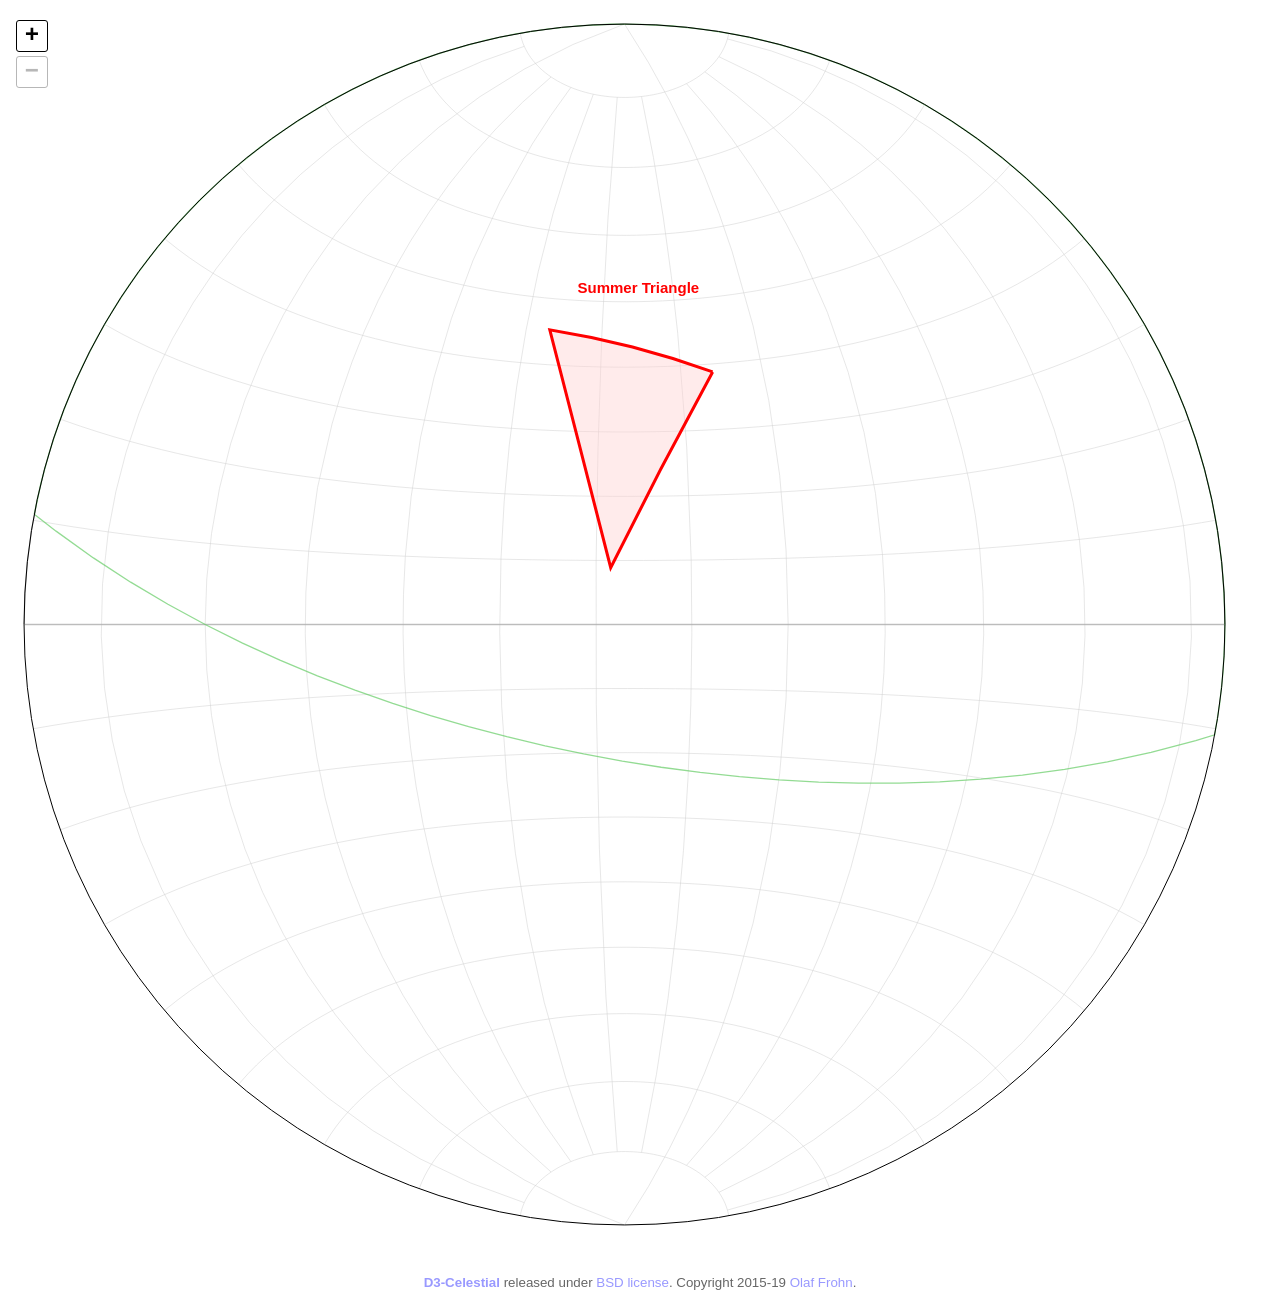
<file: indg/demo/triangle.html>
<!DOCTYPE html>
<html lang="en">
<head>
  <meta charset="utf-8">
  <title>D3-Celestial Summer Triangle</title>
  <script type="text/javascript" src="../lib/d3.min.js"></script>
  <script type="text/javascript" src="../lib/d3.geo.projection.min.js"></script>
  <script type="text/javascript" src="../celestial.min.js"></script>
  <link rel="stylesheet" href="../celestial.css">
</head>
<body>
  <div style="overflow:hidden;margin:0 auto;"><div id="celestial-map"></div></div>
  <div id="celestial-form"></div>

  <script type="text/javascript">

// Some prettifying styles
var config = {
  projection: "airy",
  center: [-65, 0],
  background: { fill: "#fff", stroke: "#000", opacity: 1, width: 1 },
  datapath: "https://ofrohn.github.io/data/",
  stars: {
    colors: false,
    names: false,
    style: { fill: "#000", opacity:1 },
    limit: 6,
    size: 5
  },
  dsos: { show: false },
  mw: {
    style: { fill:"#996", opacity: 0.1 }
  },
};

// Asterisms canvas style properties for lines and text
var lineStyle = {
      stroke:"#f00",
      fill: "rgba(255, 204, 204, 0.4)",
      width: 3
    },
    textStyle = {
      fill:"#f00",
      font: "bold 15px Helvetica, Arial, sans-serif",
      align: "center",
      baseline: "middle"
    };

// JSON structure of the object to be displayed, in this case
// the Summer Triangle between Vega, Deneb and Altair
var jsonLine = {
  "type":"FeatureCollection",
  // this is an array, add as many objects as you want
  "features":[
    {"type":"Feature",
     "id":"SummerTriangle",
     "properties": {
       // Name
       "n":"Summer Triangle",
       // Location of name text on the map
       "loc": [-67.5, 52]
     }, "geometry":{
       // the line object as an array of point coordinates
       "type":"MultiLineString",
       "coordinates":[[
         [-80.7653, 38.7837],
         [-62.3042, 8.8683],
         [-49.642, 45.2803],
         [-80.7653, 38.7837]
       ]]
     }
    }
  ]};

Celestial.add({
  type:"line",

  callback: function(error, json) {

    if (error) return console.warn(error);
    // Load the geoJSON file and transform to correct coordinate system, if necessary
    var asterism = Celestial.getData(jsonLine, config.transform);

    // Add to celestial objects container in d3
    Celestial.container.selectAll(".asterisms")
      .data(asterism.features)
      .enter().append("path")
      .attr("class", "ast");
    // Trigger redraw to display changes
    Celestial.redraw();
  },

  redraw: function() {

    // Select the added objects by class name as given previously
    Celestial.container.selectAll(".ast").each(function(d) {
      // Set line styles
      Celestial.setStyle(lineStyle);
      // Project objects on map
      Celestial.map(d);
      // draw on canvas
      Celestial.context.fill();
      Celestial.context.stroke();

      // If point is visible (this doesn't work automatically for points)
      if (Celestial.clip(d.properties.loc)) {
        // get point coordinates
        pt = Celestial.mapProjection(d.properties.loc);
        // Set text styles
        Celestial.setTextStyle(textStyle);
        // and draw text on canvas
        Celestial.context.fillText(d.properties.n, pt[0], pt[1]);
      }
    });
  }
});

Celestial.display(config);

  </script>

  <footer id="d3-celestial-footer">
    <p><a href="https://github.com/ofrohn/d3-celestial"><b>D3-Celestial</b></a> released under <a href="http://opensource.org/licenses/BSD-3-Clause">BSD license</a>. Copyright 2015-19 <a href="http://armchairastronautics.blogspot.com/" rel="author">Olaf Frohn</a>.</p>
  </footer>
</body>
</html>
</file>
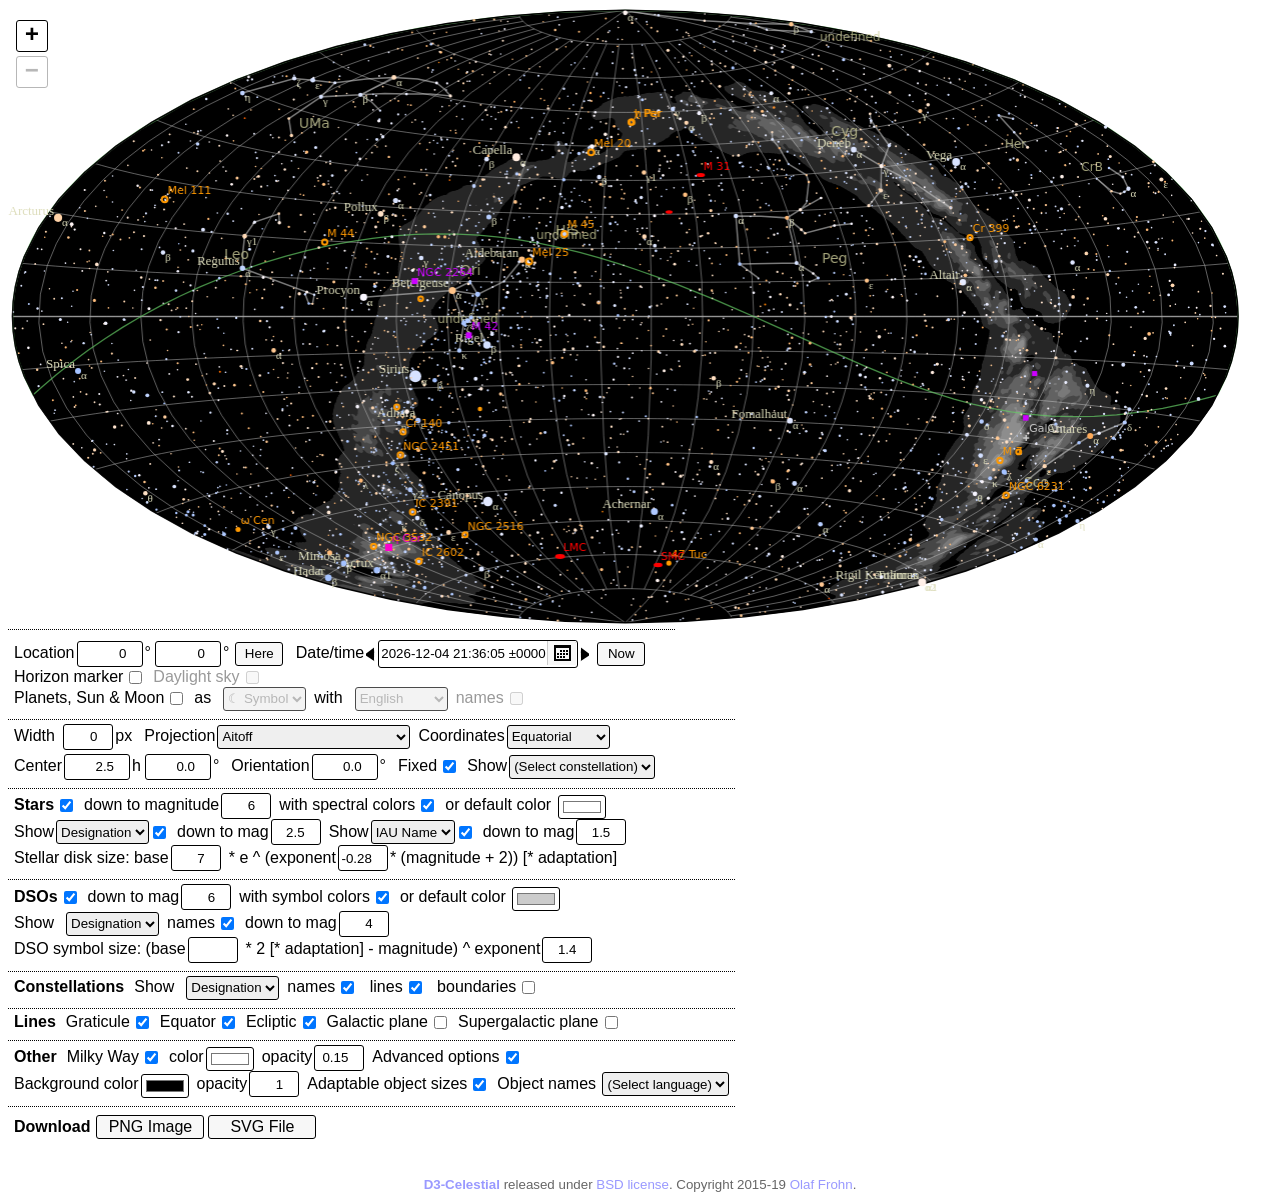
<file: indg/demo/viewer.html>
<!DOCTYPE html>
<html lang="en">
<head>
  <meta charset="utf-8">
  <title>D3-Celestial Starmap</title>
  <script type="text/javascript" src="../lib/d3.min.js"></script>
  <script type="text/javascript" src="../lib/d3.geo.projection.min.js"></script>
  <script type="text/javascript" src="../celestial.min.js"></script>
  <link rel="stylesheet" href="../celestial.css">
</head>
<body>
  <div style="overflow:hidden;"><div id="celestial-map"></div></div>
  <div id="celestial-form"></div>

  <script type="text/javascript">

Celestial.display({
  disableAnimations: false,
  form: true,
  formFields: {download: true},
  datapath: "../data/",
  stars: {propername: true}
});

  </script>

  <footer id="d3-celestial-footer">
    <p><a href="https://github.com/ofrohn/d3-celestial"><b>D3-Celestial</b></a> released under <a href="http://opensource.org/licenses/BSD-3-Clause">BSD license</a>. Copyright 2015-19 <a href="http://armchairastronautics.blogspot.com/" rel="author">Olaf Frohn</a>.</p>
  </footer>
</body>
</html>
</file>
<file: pagestyles.css>
@import url('https://fonts.googleapis.com/css2?family=Quicksand:wght@300..700&display=swap');
@import url('https://fonts.googleapis.com/css2?family=Playfair+Display:ital,wght@0,400..900;1,400..900&family=Quicksand:wght@300..700&display=swap');


h1
/*Make big top text centered*/

    {
    text-align: center;
    font-family: "Playfair Display";
}

/*Removing options I dont need
Source: https://stackoverflow.com/questions/2599627/how-to-select-label-for-xyz-in-css (was having trouble with selector for label)
*/
label[for="lang"],
#lang,
#width,
label[for="width"],
#general span,
#projection,
#transform,
label[for="projection"],
label[for="transform"],
#centerx,
#centery,
#centerz,
label[for="centerx"],
label[for="centerz"],
label[for="orientationfixed"],
#orientationfixed,
label.advanced,
#day-left,
#day-right,
#horizon-show,
#daylight-show,
label[for="daylight-show"],
label[for="horizon-show"],
label.header {
    display: none;
}

/*add some space between map and bottom form with options */
#celestial-form {
    padding-top: 1em;
}

body {
    overflow-x: hidden;
}

/*unordered list so the grouping of links in nav bar*/

ul {
    padding-top: 1em;
    padding-bottom: 0em;
    display: flex;
    flex-direction: row;
    list-style: none;
    padding-right: 3em;
    font-family: "quicksand";
    gap: 35em;
}

/*list item with link*/
li a {
    text-decoration: none;
    color: rgb(97, 96, 96);
}

/*header includes h1 and nav bar*/
header {
    margin-bottom: 1em;
}

/*text for learn more*/
.current a {
    padding: 0.9em;
    color: black;
    margin-left: 20em;
    font-weight: 500;
}

/*line under explore map*/
#firsthr {
    background-color: rgb(52, 51, 51);
    width: 49%;
    height: 0.05em;
    margin-left: 0.05em;
    display: inline-block;
    border: rgb(52, 51, 51) solid 0.05em;
}

/*line under learn more*/
#secondhr {
    background-color: rgb(190, 191, 196);
    width: 50%;
    height: 0.05em;
    display: inline-block;
    border: rgb(190, 191, 196) solid 0.05em;
}

/*making the options under the map look nicer*/

/*Zoom controls*/
/*add space from left end of page*/
#celestial-zoomin {
    margin-left: 1.8em;
}

/*change colour, removed border*/
#celestial-zoomin,
#celestial-zoomout {
    background-color: rgb(190, 191, 196);
    border: none;
}

/*add space between zoom buttons*/
#celestial-zoomout {
    margin-left: 0.1em;
}

/*General spacing and font change*/
#celestial-form {
    padding: 1.5em;
    margin-top: 1em;
    font-family: "quicksand";
}

/*space between longitude and text*/
#lon {
    margin-left: 0.5em;
}

/* spacing for latitude and text*/
#lat {
    margin-left: 0.5em;
}

/*made changes to button, made black added some spacing, made text white , changed font removed border*/
#here {
    margin-left: 0.5em;
    padding: 0.15em 0.5em;
    color: white;
    background-color: black;
    font-family: "Quicksand";
    border: none;
}

/*Changed this button to match previous and moved*/
#now {
    padding: 0.15em 0.5em;
    color: white;
    background-color: black;
    font-family: "Quicksand";
    border: none;
}

/*for some reason the calender was vertical, had to make it inline added some spacing and center text*/
#celestial-date .date {
    display: inline-block;
    width: 1.58em;
    padding: 0.1em 0.1em 0.1em 0.1em;
    text-align: center;
}

/*add space between as and with for the little selection box as well as with and names from the language box*/
#planets-symbolType,
#planets-namesType {
    margin-left: 0.1em;
    margin-right: 0.1em;
}

/*space between show and input*/
#constellation {
    margin-left: 0.1em;
}

/*From the javascript library, reapplied since it wasnt working*/
#celestial-date {
    position: absolute;
    top: -9999px;
    width: 182px;
    text-align: center;
    border: 1px solid #000;
    background: #fff;
    opacity: 0;
    transition: .6s ease-in opacity;
    font: 13px/1 sans-serif;
}

/*change input fonts*/
#datetime,
#planets-symbolType,
#planets-namesType,
#constellation,
#constellations-namesType {
    font-family: "quicksand";
}

footer {
    text-align: center;
    background-color: rgb(190, 191, 196);
    color: black;
    margin: -1em;
    margin-top: 0.5em;
    padding: 0.2em;
    font-family: "quicksand";
}
</file>
<file: learnmorestyle.css>
@import url('https://fonts.googleapis.com/css2?family=Quicksand:wght@300..700&display=swap');
@import url('https://fonts.googleapis.com/css2?family=Playfair+Display:ital,wght@0,400..900;1,400..900&family=Quicksand:wght@300..700&display=swap');


body {
  overflow-x: hidden;
  /*Hide anything too big to fit and removes ugly horizontal scroll bar*/
  margin: 2em;
}

h1
/*Make big top text centered*/

  {
  text-align: center;
  font-family: "Playfair Display";
}

/*unordered list so the grouping of links in nav bar*/

ul {
  padding-top: 1em;
  padding-bottom: 0em;
  display: flex;
  flex-direction: row;
  list-style: none;
  padding-right: 3em;
  font-family: "quicksand";
  gap: 27em;
}

/*list item with link*/
li a {
  text-decoration: none;
  color: rgb(97, 96, 96);
  margin-left: 19em;
}

/*header includes h1 and nav bar*/
header {
  margin-bottom: 1em;
}

/*text for explore map*/
.current a {
  padding: 0.9em;
  color: black;
  margin-left: 10em;
  font-weight: 500;
}

/*line under explore map*/
#firsthr {
  background-color: rgb(190, 191, 196);
  width: 49%;
  height: 0.05em;
  margin-left: 0.05em;
  display: inline-block;
  border: rgb(190, 191, 196) solid 0.05em;
}

/*line under learn more*/
#secondhr {
  background-color: rgb(52, 51, 51);
  width: 50%;
  height: 0.05em;
  display: inline-block;
  border: rgb(52, 51, 51) solid 0.05em;
}

/*Kept mostly the same as on explore page (copy pasted)^*/

footer {
  text-align: center;
  background-color: rgb(190, 191, 196);
  color: black;
  margin: -2em;
  margin-top: 0.5em;
  padding: 0.2em;
  font-family: "quicksand";
}

/*font change headings*/
h2,
h3 {
  font-family: "Playfair display";
}

/*font change paragraphs, captions and links*/
p,
figcaption,
a {
  font-family: "quicksand";
}

/*reduce size of caption and references*/
figcaption,
div a {
  font-size: 0.75em;
}
</file>
<file: indg/celestial.css>
/* Copyright 2015-16 Olaf Frohn https://github.com/ofrohn, see LICENSE */

#celestial-map { width: 100%; height: auto; margin: 0; padding: 0; display: inline-block; position: relative; min-width:720px; overflow: visible; }
#celestial-map canvas { display: inline-block; position:relative; z-index:0; cursor:hand; cursor:grab; cursor:-moz-grab; cursor:-webkit-grab; }
#celestial-map canvas:active { cursor:move; cursor: grabbing; cursor: -moz-grabbing; cursor: -webkit-grabbing; }
#d3-celestial-footer { text-align:center; color:#666; font:10pt/1 'Arial Unicode MS', Arial, Helvetica, sans-serif; }
#d3-celestial-footer a { text-decoration:none; color:#99f; }

/* Form */
#celestial-form { font:12pt/1 'Arial Unicode MS', Arial, Helvetica, sans-serif;  display: inline-block; position: relative; }
#error { position:absolute; min-width:100px; height:auto; padding: 2px 4px; color:#f00; background:#fff; border:2px solid #f00; border-radius:3px; font-weight:normal; display:block; top:-9999px; left:-9999px; opacity:0; transition:opacity 1s linear; }
#celestial-form .col { border-top: 1px dotted #000; padding: 4px 6px; margin:0 0 4px; clear:both; white-space: nowrap; }
/* What parts to show */
#celestial-form #general,
#celestial-form #location,
#celestial-form #stars,
#celestial-form #dsos,
#celestial-form #constellations,
#celestial-form #lines,
#celestial-form #other,
#celestial-form #download { display: block }

#celestial-form input { vertical-align: 0px; }
#celestial-form input[type='number'] { width:48px; height:18px; text-align:right; padding:0; }
input[type="number"]::-webkit-inner-spin-button,
input[type="number"]::-webkit-outer-spin-button { height: auto; }
#celestial-form #centerx, #celestial-form #centery, #celestial-form #centerz,
#celestial-form #lat, #celestial-form #lon { width:64px; margin-top:4px; }
#celestial-form input[type='text'] { width:194px; height:18px; text-align:left; padding-left:2px; }
#celestial-form input[type='checkbox'] { vertical-align: -2px; }
#celestial-form input[type='color'] { width:48px; vertical-align: -3px; height:22px;  background:#fff; }
#celestial-form #datepick { position:relative; display:inline-block; _vertical-align:-8px; top:7px; left:-31px; width:28px; height:24px; border:0px none; border-left:1px solid #ccc; background-color: #f7f7f7; background-image: url('images/dtpick.png'); background-position: -45px 1px; cursor:default; }
#celestial-form #datepick.active { background-position: -69px 1px; }
#celestial-form #datetime { cursor:default; } 
#celestial-form input#now { position:relative; left:-24px; }
#celestial-form select option { color:#000; } 
#celestial-form select option[value='---'] { color:#ccc; } 

#celestial-form input[type='button'] { width:64px; padding-bottom:1px; margin-top:4px; background: #f7f7f7; }
#celestial-form input#download-png,
#celestial-form input#download-svg { display: inline-block; text-align: center; margin-left:4px; width:108px; height:24px; font: inherit; line-height:20px; text-decoration: none; color: #000; background: #f7f7f7;  }
#celestial-form input#width { margin-left:2px; }
#celestial-form input#now, 
#celestial-form input#here  { width:48px; margin-left:2px; float:none; }
#celestial-form input[type='button']:hover,
#celestial-form #datepick:hover,
#celestial-form input#download-png:hover,
#celestial-form input#download-svg:hover { background-color:#eee; cursor:pointer; }

#celestial-form input[type='text']:disabled, 
#celestial-form input[type='number']:disabled, 
#celestial-form input[type='color']:disabled { border: 1px solid #ccc; background:#eee }

#celestial-form input[type='text'], 
#celestial-form input[type='number'], 
#celestial-form input[type='color'], 
#celestial-form select, 
#celestial-form input#now, 
#celestial-form input#here, 
#celestial-form input#show, 
#celestial-form input#download-png,
#celestial-form input#download-svg  { border: 1px solid #000; border-radius:3px; height:24px; }

#celestial-form label { margin:0 2px 0 8px; }
#celestial-form label.header { font-weight:bold; }
#celestial-form input + span { margin:0 4px 0 2px; }
#celestial-form label:first-child, 
#celestial-form br + label { margin-left:0; }

/* Zoom controls */
#celestial-zoomin, 
#celestial-zoomout { width:32px; height:32px; left:8px; top:12px; background: rgba(255,255,255,0.5); border:1px solid #000; border-radius:3px; position:absolute; font: normal bold 24px/1 Consolas, Courier, 'Courier New', monospace; cursor:pointer; }
#celestial-zoomout { top: 48px; }
#celestial-zoomin:hover, 
#celestial-zoomout:hover { background: rgba(255,255,255,0.7); }
#celestial-zoomin:disabled, 
#celestial-zoomout:disabled { background: rgba(255,255,255,0.0); border:1px solid rgba(153,153,153,0.7); color:rgba(153,153,153,0.7); cursor:default; }

#celestial-date { position:absolute; top:-9999px; width:193px; text-align:center; border:1px solid #000; background:#fff; opacity:0; transition:.6s ease-in opacity; font: 13px/1 sans-serif; }
#celestial-date input, #celestial-date select { font:inherit; }
#celestial-date #yr, #celestial-date #mon { margin: 2px 3px; vertical-align:middle; }
#celestial-date #left, #celestial-date #right { display:inline-block; width:12px; height:24px; margin:0; vertical-align:-8px; cursor:pointer;  background-image: url('images/dtpick.png'); }
#celestial-form #day-left, #celestial-form #day-right { display:inline-block; float:none; width:12px; height:24px; margin:0; padding:0; vertical-align:middle; cursor:pointer; border: 0 none; background-color:transparent; background-image: url('images/dtpick.png'); }
#celestial-form #day-right { position:relative; left:-30px; }
#celestial-date #left, #celestial-form #day-left { background-position: -8px 0px; }
#celestial-date #right, #celestial-form #day-right { background-position: -30px 0px; }
#celestial-date #hr, #celestial-date #min, #celestial-date #sec { margin: 0 0 2px 0; width:34px; }
#celestial-date #hr { border-right: 0px none; border-radius: 3px 0 0 3px;  }
#celestial-date #min { border-right: 0px none; border-left: 0px none;  border-radius: 0; }
#celestial-date #sec { border-left: 0px none;  border-radius: 0 3px 3px 0; }
#celestial-date #tz { margin: 0 0 2px 4px; }
#celestial-date #cal { display:inline-block; width:182px; margin:0 4px;  }
#celestial-date .date { display:inline-block; width:19px; height:14px; border:1px solid #fff; color:#000; font-weight: bold; text-align:right; vertical-align:middle; padding:2px 4px 2px 0; cursor:pointer; }
#celestial-date .grey { color:#ccc; }
#celestial-date .weekday { color:#666; font-size:11px; background:#eee; border:1px solid #eee; }
#celestial-date .weekend { color:#f00; }
#celestial-date .selected { border:1px solid #000; border-radius:3px; }
#celestial-date .today { background:#ff0; }


@media print {
  #celestial-zoomin, #celestial-zoomout, #celestial-form { display: none; }
}

/* SVG styles

svg .constname {
  fill: "#ffff99";  fill-opacity:0.7; font: bold 14px 'Lucida Sans Unicode', Trebuchet, Helvetica, Arial, sans-serif; text-anchor: middle
}
 */
</file>
